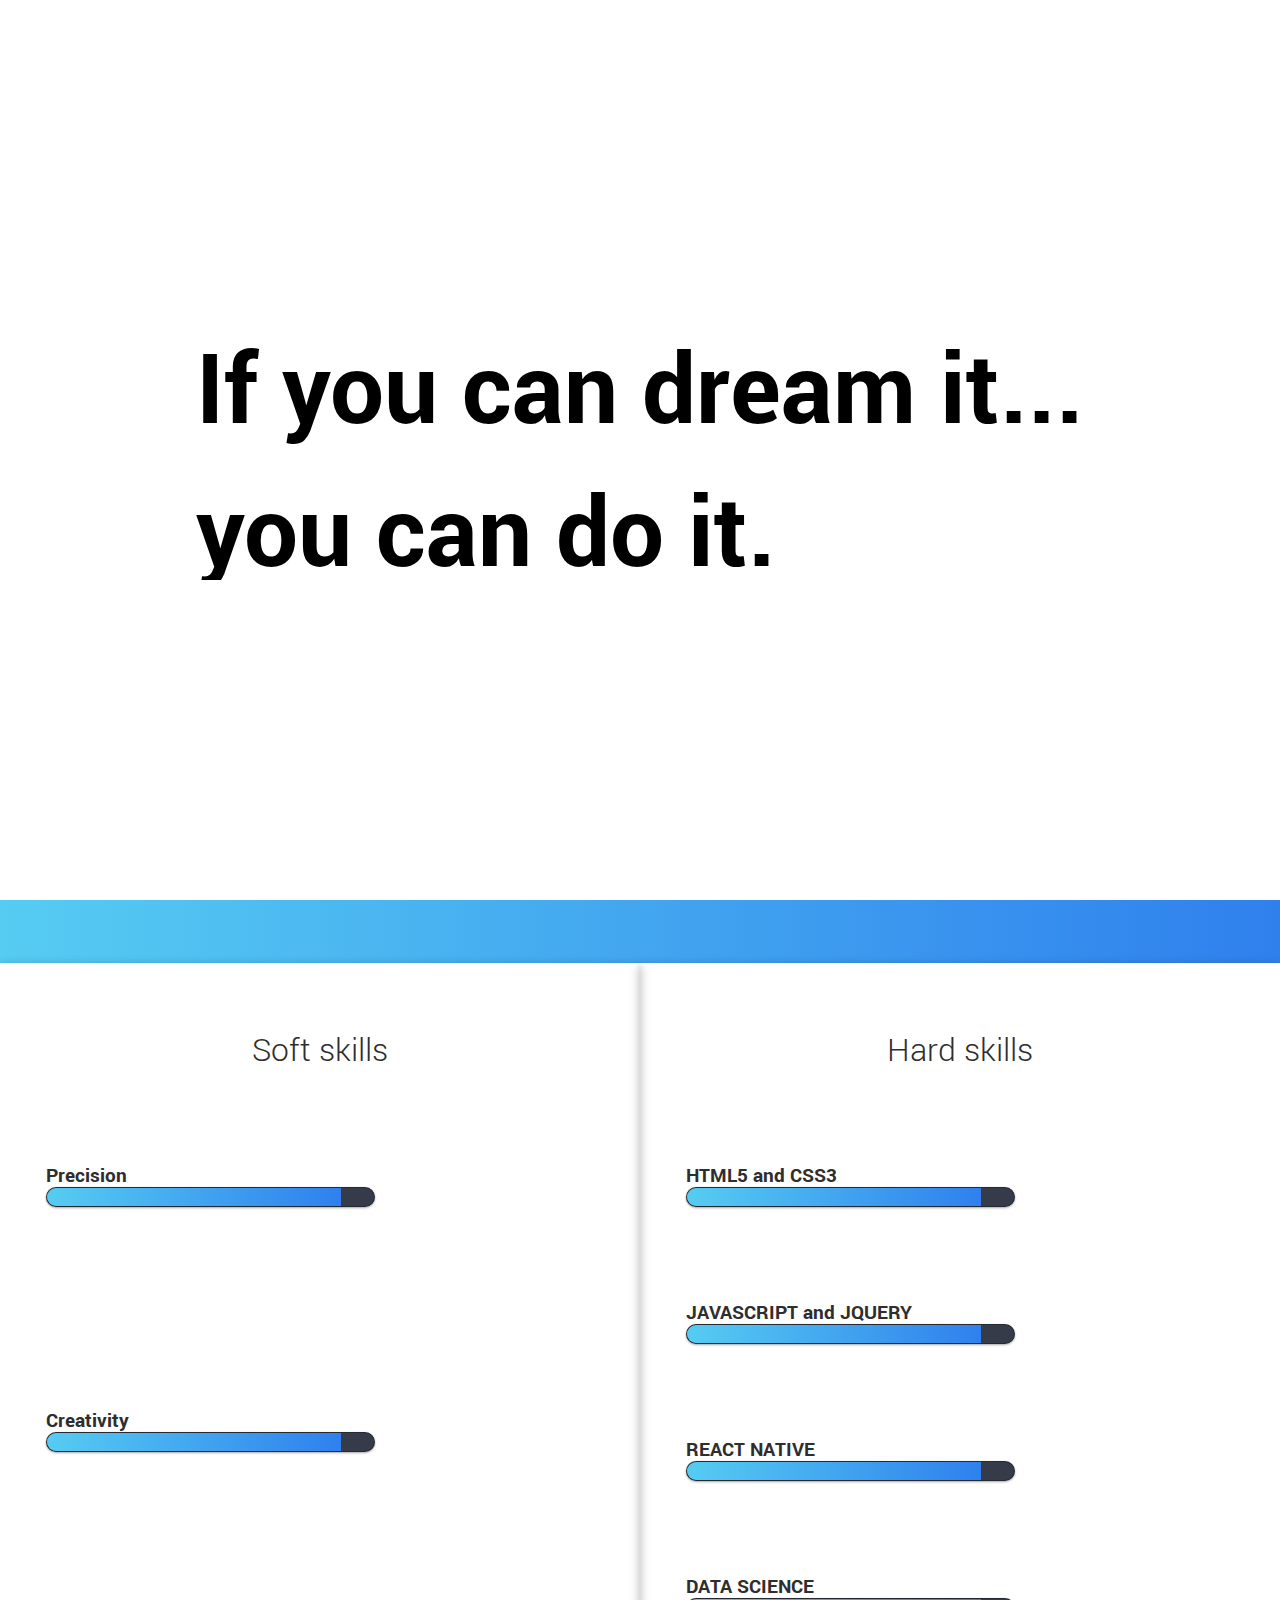
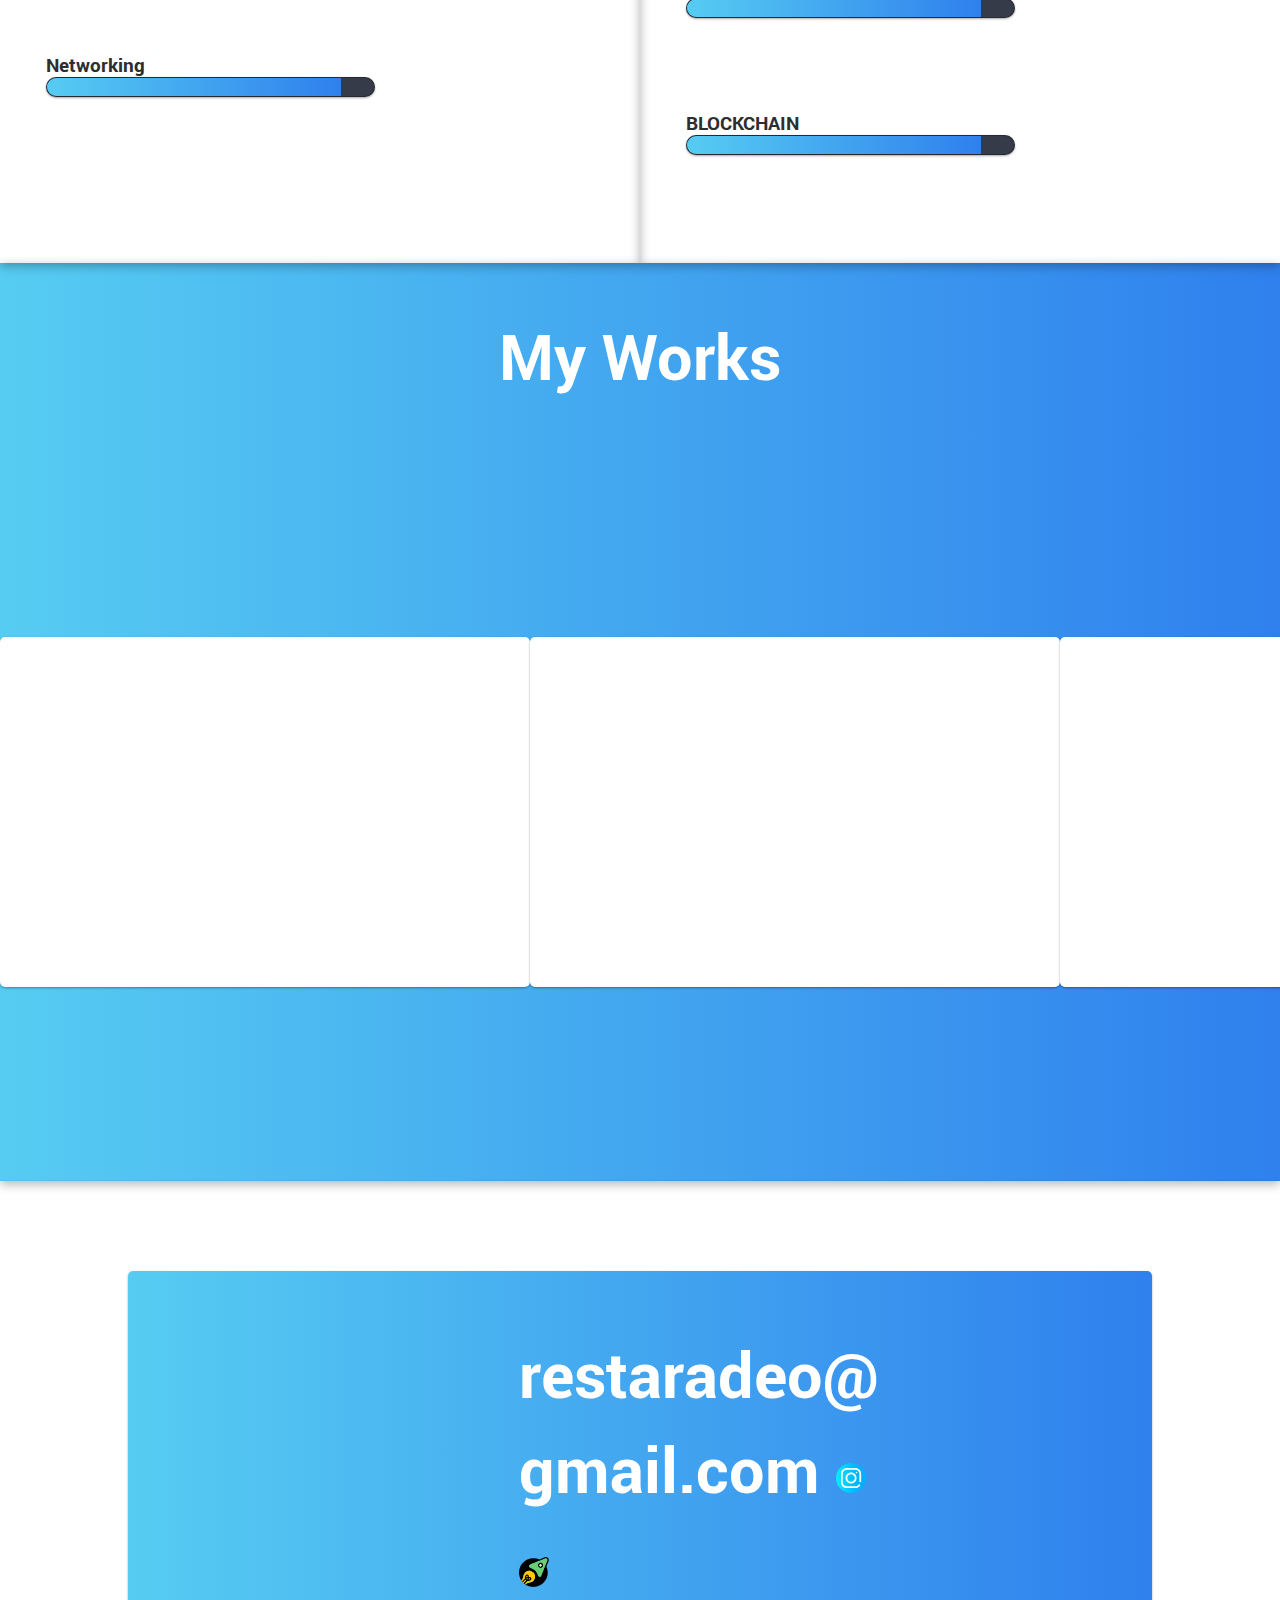
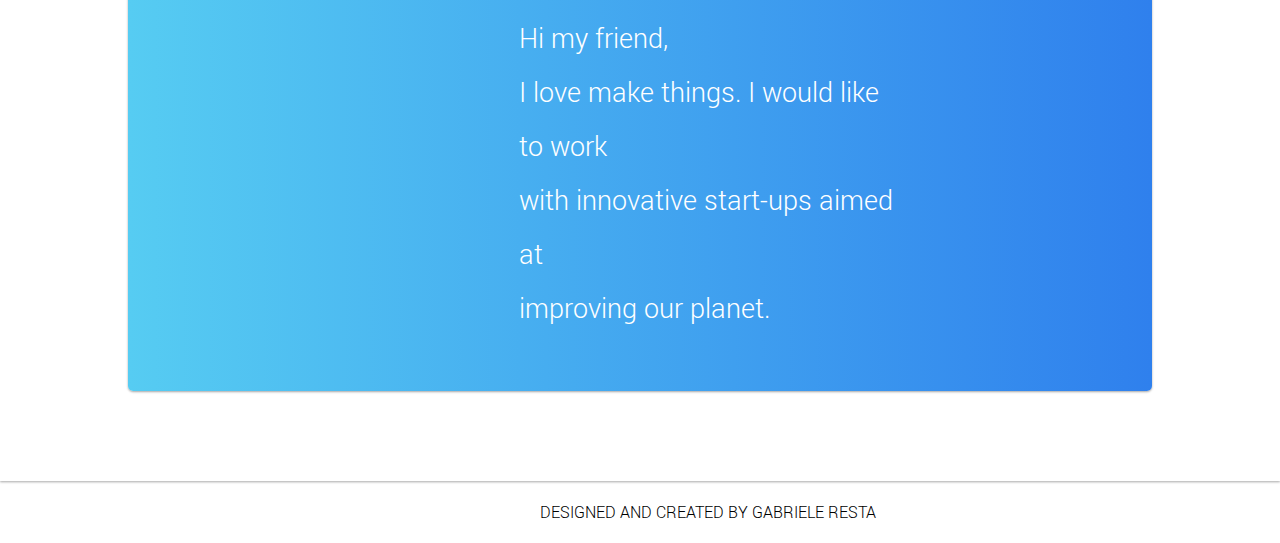
<file: Gabriele Resta-Html e Css/index.html>
<!DOCTYPE html>
<html lang="en">
  <head>
  <meta charset="utf-8">
    <meta name='viewport'
          content='width=device-width, initial-scale=1.0, maximum-scale=1.0'/>
    <title>Gabriele Resta</title>
    <link rel="stylesheet" href="styles.css">
  </head>
  <body>
    <header>
      <!--Navbar-->
        <nav class="navbar">
              <ul>
                <li><a  href="#me">ME</a></li>
                <li><a  href="#skills">SKILLS</a></li>
                <li><a  href="#works">WORKS</a></li>
                <li><a  href="#contact">CONTACT</a></li>
              </ul>
        </nav>
    </header>
   <!--Me-section-->
    <main>
     <div class="container">
      <section id=me class="section Me">
        <ul>
        <li>
        <div class="Me-img">
          <img src="images/foto-gabri-1.jpg" width="250em">
        </div></li>
        <li><div class="Me-text">
          <h1>Hi, I'm <br>
            <span
               class="txt-rotate"
               data-period="2000"
               data-rotate='[ " A Dreamer", "A Problem Solver", "Enterprising", " A Programmer", "Gabriele Resta" ]'></span>
          </h1>
        </div></li>
        </ul>
      </section>
   <!--Skills-->
      <section id=skills class="section My-Skills">
        <div class="section-skills-content">

          <!--Soft skills-->

          <div class="skill-section-layout">
              <div class="title-skill-container"><h1>Soft skills</h1></div>

            <div class="soft-skills">
              <li>
                <h3>Precision</h3><span class="bar"><span class="precision"></span></span>
              </li>

              <li>
                <h3>Creativity</h3><span class="bar"><span class="creativity"></span></span>
              </li>

              <li>
                <h3>Networking</h3><span class="bar"><span class="networking"></span></span>
              </li>
            </div>
          </div>

          <!--Hard skills-->

          <div class="skill-section-layout">
            <div class="title-skill-container"><h1>Hard skills</h1></div>

            <li>
              <h3>HTML5 and CSS3</h3><span class="bar"><span class="html"></span></span>
            </li>

            <li>
              <h3>JAVASCRIPT and JQUERY</h3><span class="bar"><span class="javascript"></span></span>
            </li>

            <li>
              <h3>REACT NATIVE</h3><span class="bar"><span class="react-native"></span></span>
            </li>

            <li>
              <h3>DATA SCIENCE</h3><span class="bar"><span class="data-science"></span></span>
            </li>

            <li>
              <h3>BLOCKCHAIN</h3><span class="bar"><span class="blockchain"></span></span>
            </li>

          </div>
        </div>
       </section>

    <!--My works section-->

      <section id=works class="section Works">
        <div class="My-works-content">
          <h1>My Works</h1>
          <div class="works-container">
          <div class="button-container">
            <div class="works-button-design">
              <h3><a href="web-typography/history.html">History of typography</a></h3>
            </div>
          </div>
            <div class="button-container">
            <div class="works-button-design">
              <h3><a href="responsive.html">Responsive Design</a></h3>
            </div>
          </div>
            <div class="button-container">
            <div class="works-button-design">
              <h3><a href="speaker-submission.html">Forms HTML</a></h3>
            </div>
          </div>
          </div>
        </div>
      </section>
      <section id=contact class="section Contact">
       <div class="contact-content">
        <div class="contact-text-container">
          <div class="contact-text">
          <h1><a href="mailto:restaradeo@gmail.com">restaradeo@<br>
              gmail.com</a> <a href="https://www.instagram.com/gabrielerestaa/?hl=it"><img src="images/instagram.svg" width="30vh"/></a>
                <a href="https://talent.start2impact.it/profile/gabriele-resta"><img src="images/start2impact.svg" width="30vh"/></a></h1>
          <p>Hi my friend,<br>
             I love make things. I would like to work<br> with
             innovative start-ups aimed at<br> improving our planet.</p>
          </div>
        </div>
      </div>
      </section>
    </main>
    <footer>
      <p>DESIGNED AND CREATED BY GABRIELE RESTA</p>
    </footer>
   <div class="intro">
      <div class="intro-text">
        <h1 class="hide">
         <span class="text">If you can dream it...</span>
       </h1>
       <h1 class="hide">
        <span class="text">you can do it.</span>
      </h1>
      </div>
    </div>
  <div class="slider"></div>
      <script src="https://cdnjs.cloudflare.com/ajax/libs/gsap/3.5.1/gsap.min.js"></script>
    <script src="app.js"></script>
  </body>
</html>
</file>
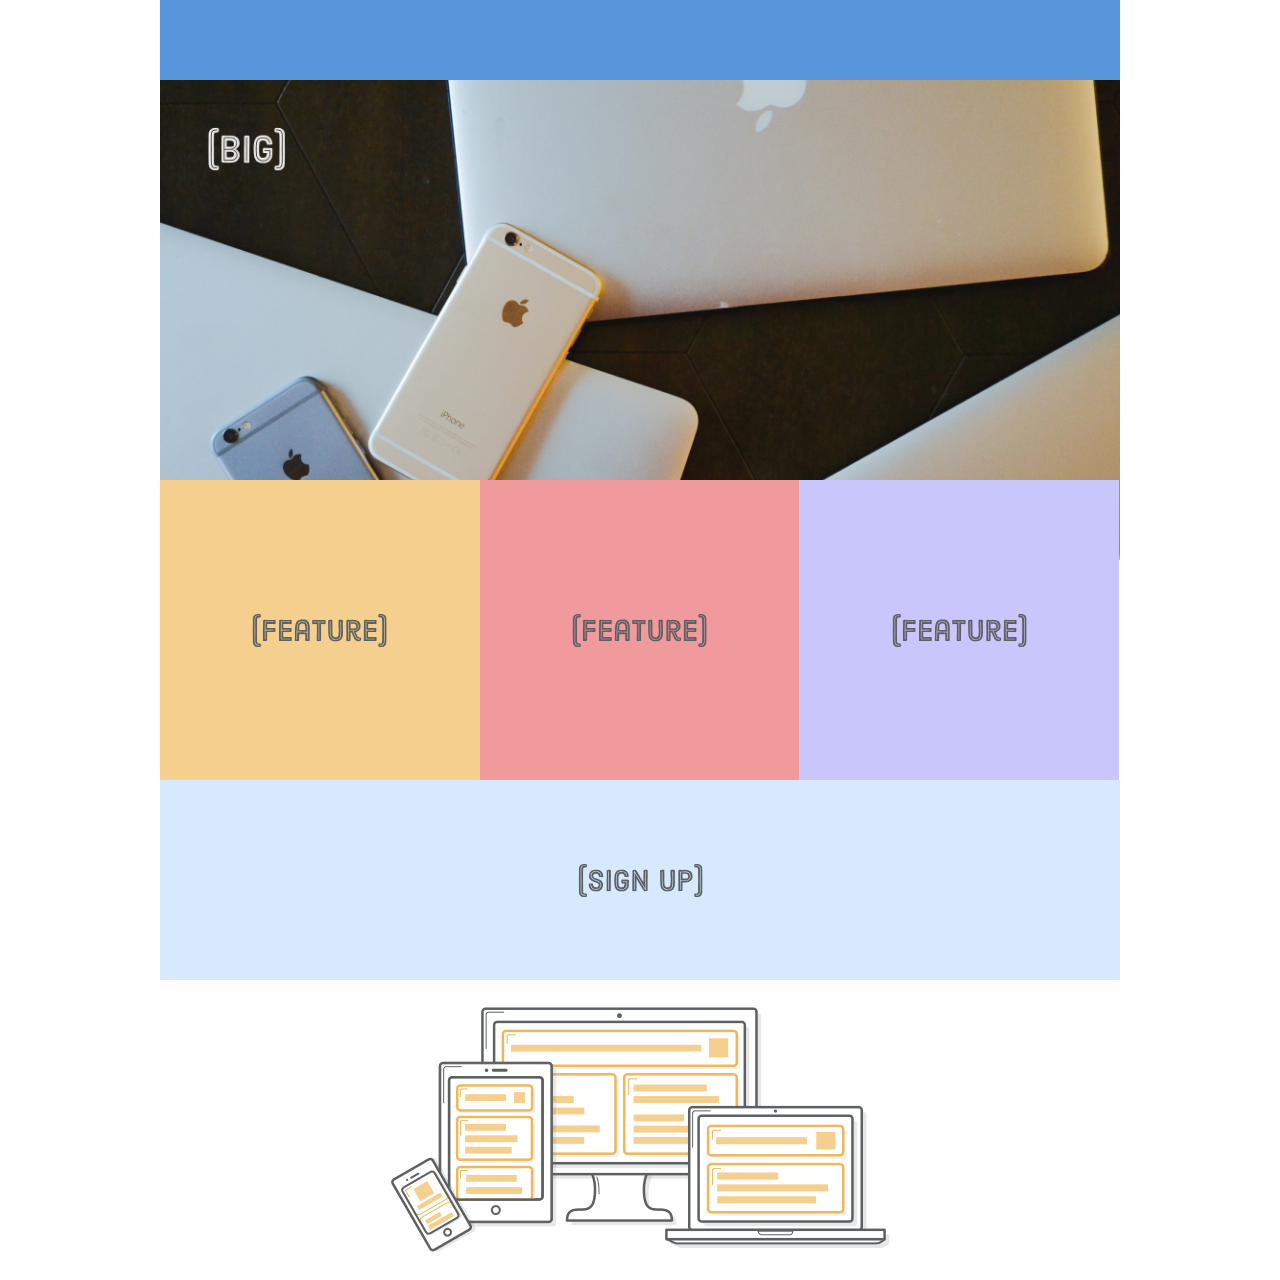
<file: Gabriele Resta-Html e Css/responsive.html>
<!DOCTYPE html>
<html lang="en">
 <head>
   <meta charset="utf-8">
   <meta name="viewport"
         content="width=device-width, initial-scale=1.0, maximum-scale=1.0"/>
   <title>Responsive Design</title>
   <link rel="stylesheet" href="responsive.css">
 </head>
 <body>
   <div class="page">
     <div class="section menu"></div>
     <div class="section header">
       <div class="photo">
         <picture>
           <source media="(min-width: 401px)"
                   srcset="images/photo-big.jpg"/>
           <source media="(max-width: 400px)"
                   srcset="images/photo-tall.jpg"/>
         <img src="images/photo-small.jpg"/>
       </picture>
      </div>
    </div>
    <div class="section content">
       <div class="illustration">
         <img src="images/illustration-small.png"
              srcset="images/illustration-small.png 1x,
                      images/illustration-big.png 2x"
              style="max-width: 500px"/>
       </div>
    </div>
    <div class="section sign-up">
      <img src="images/sign-up.svg"/>
    </div>
    <div class="section feature-1">
      <img src='images/feature.svg'/>
  </div>
  <div class='section feature-2'>
    <img src='images/feature.svg'/>
  </div>
  <div class='section feature-3'>
    <img src='images/feature.svg'/>
  </div>
 </div>
 </body>
</html>
</file>
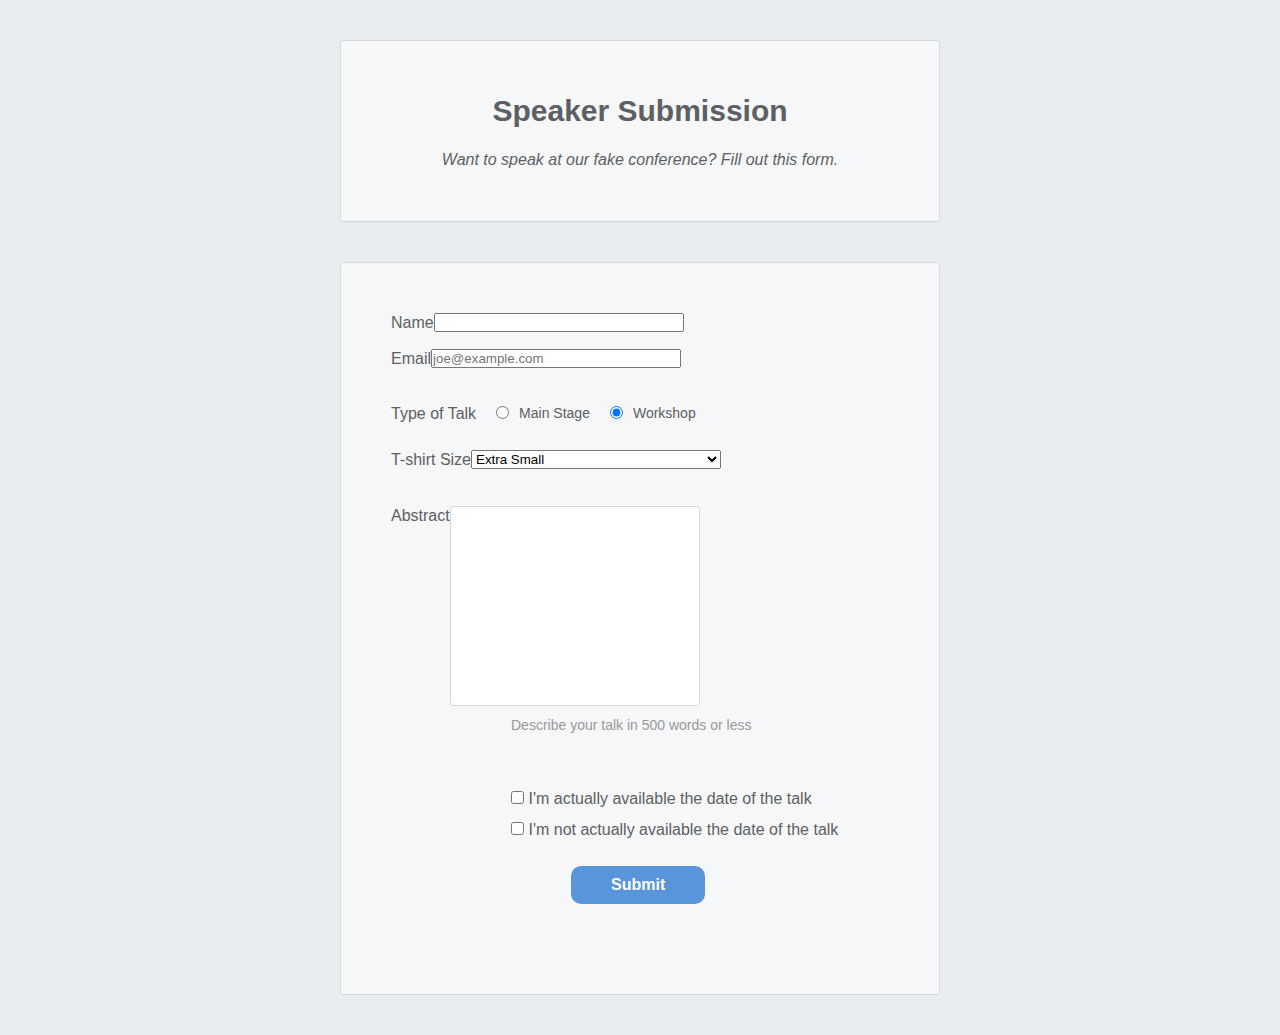
<file: Gabriele Resta-Html e Css/speaker-submission.html>
<!DOCTYPE html>
<html lang="en">
<head>
  <meta charset="utf-8"/>
  <title>Speaker Submission</title>
  <meta name="viewport"
        content="width=device-width, initial-scale=1.0, maximum-scale=1.0"/>
  <link rel="stylesheet" href="forms.css"/>
</head>
<body>
  <header class="speaker-form-header">
    <h1>Speaker Submission</h1>
    <p><em>Want to speak at our fake conference? Fill out
           this form.</em></p>
  </header>

  <form action='' method='get' class='speaker-form'>
    <div class='form-row'>
      <label for='full-name'>Name</label>
      <input id='full-name' name='full-name' type='text'/>

      <div class='form-row'>
      <label for='email'>Email</label>
      <input id='email'
             name='email'
             type='email'
             placeholder='joe@example.com'/>
     </div>

     <fieldset class='legacy-form-row'>
      <legend>Type of Talk</legend>
        <input id='talk-type-1'
               name='talk-type'
               type='radio'
               value='main-stage' />
        <label for='talk-type-1' class='radio-label'>Main Stage</label>
        <input id='talk-type-2'
               name='talk-type'
               type='radio'
               value='workshop'
               checked />
        <label for='talk-type-2' class='radio-label'>Workshop</label>
     </fieldset>
     <div class='form-row'>
        <label for='t-shirt'>T-shirt Size</label>
        <select id='t-shirt' name='t-shirt'>
               <option value='xs'>Extra Small</option>
               <option value='s'>Small</option>
               <option value='m'>Medium</option>
               <option value='l'>Large</option>
       </select>
    </div>
    <div class='form-row'>
      <label for='abstract'>Abstract</label>
      <textarea id='abstract' name='abstract'></textarea>
      <div class='instructions'>Describe your talk in 500 words or less</div>
    </div>
    <div class='form-row'>
      <label class='checkbox-label' for='available'>
      <input id='available'
             name='available'
             type='checkbox'
             value='is-available'/>
      <span>I'm actually available the date of the talk</span>
    </label>
    <label class='checkbox-label' for='available-2'>
    <input id='available-2'
           name='available'
           type='checkbox'
           value='not-available'/>
    <span>I'm not actually available the date of the talk</span>
  </div>
  <div class='form-row'>
    <button>Submit</button>
    </div
  </form>
</body>
</html>
</file>
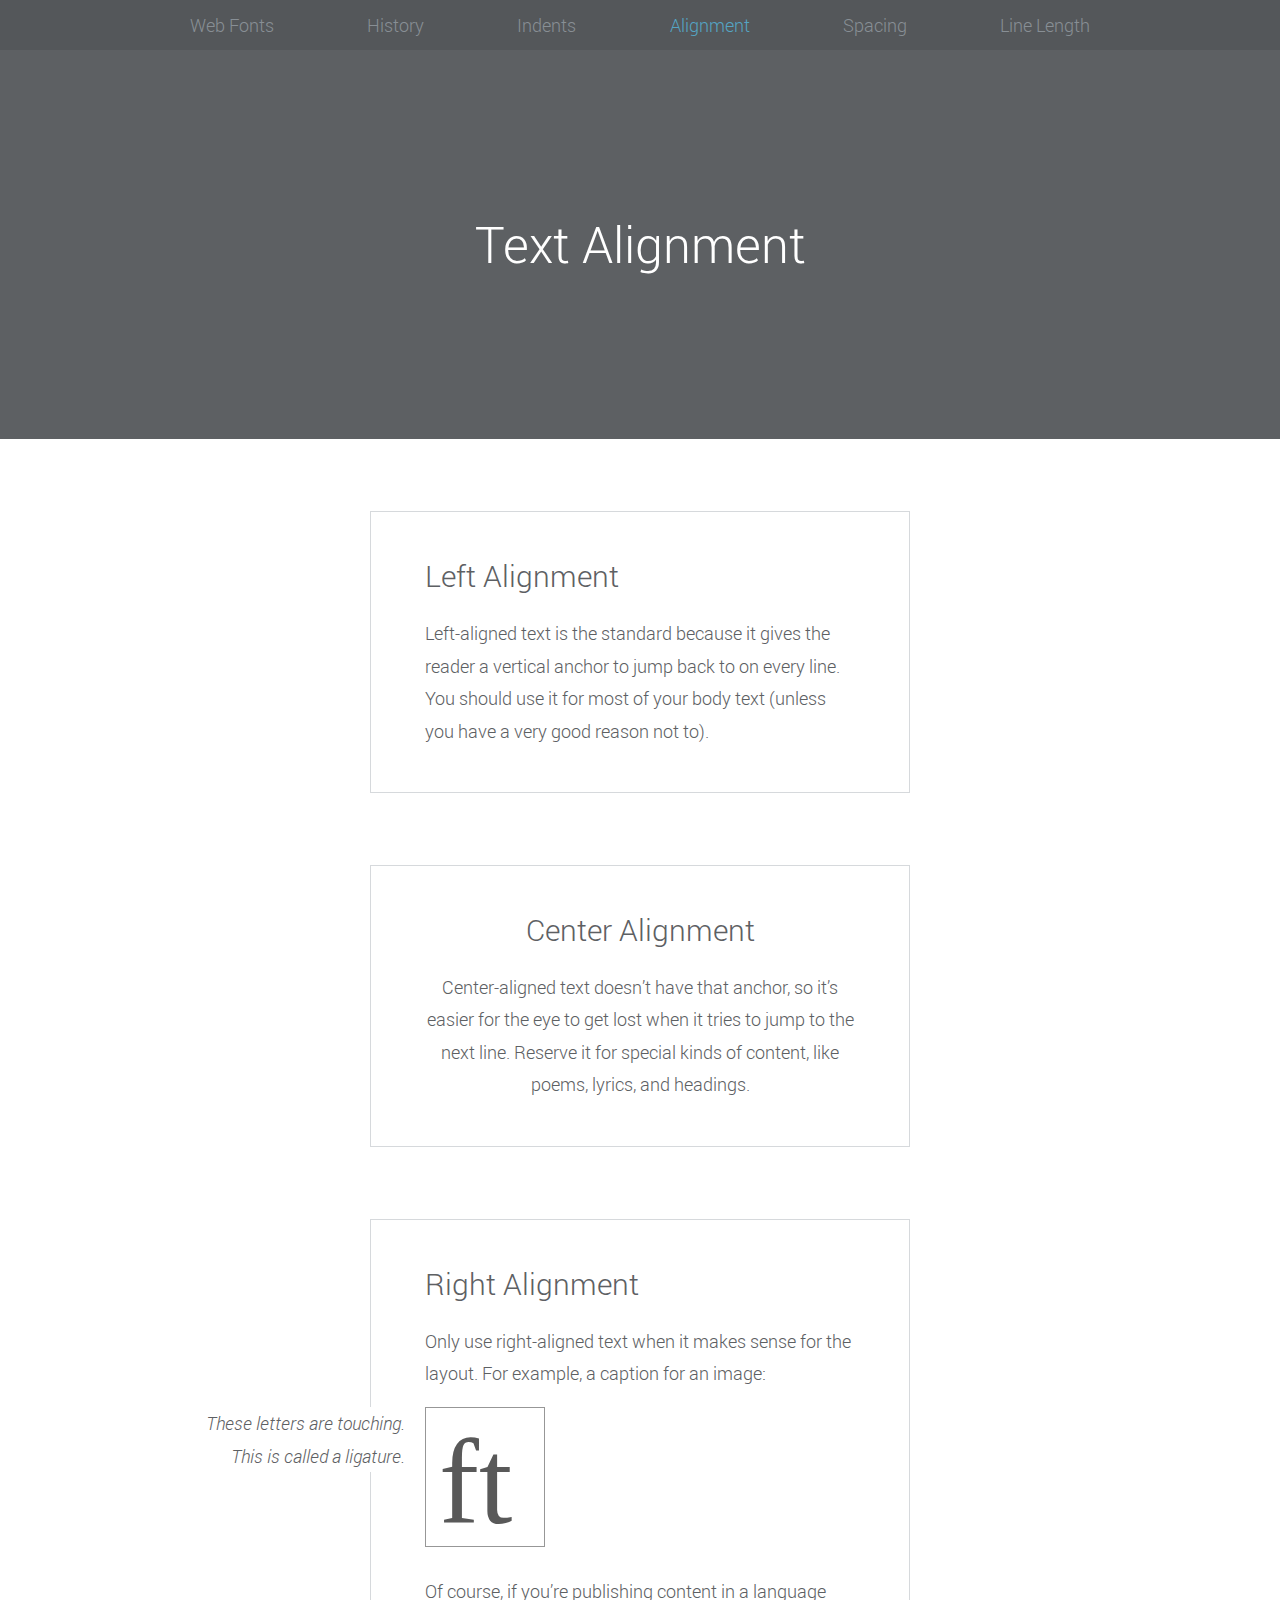
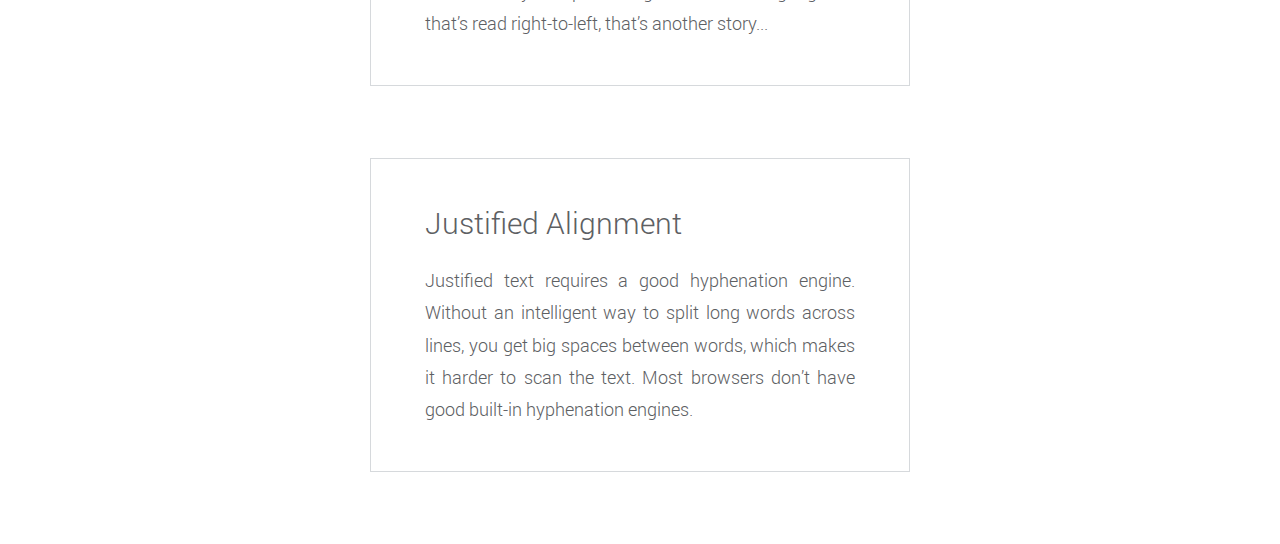
<file: Gabriele Resta-Html e Css/web-typography/alignment.html>
<!DOCTYPE html>
<html lang='en'>
<head>
  <meta charset='UTF-8'/>
  <title>Text Alignment</title>
  <link rel='stylesheet' href='typo.css'/>
  <meta name='viewport'
        content='width=device-width, initial-scale=1.0, maximum-scale=1.0'/>
  <style>
  .left{
    text-align: left;
  }
  .center{
    text-align: center;
  }

  figcaption{
    display: none;
  }

  .justify{
    text-align: justify;
  }

  @media only screen and (min-width: 900px){
    figure{
      position: relative;
    }

    figcaption{
      display: block;

      font-style: italic;
      text-align: right;
      background-color: #FFFFFF;

      position: absolute;
      left: -220px;
      width: 200px;
    }
  }
  </style>
</head>
<body>

<header>
  <nav>
    <ul>
      <li><a href='web-fonts.html'>Web Fonts</a></li>
      <li><a href='history.html'>History</a></li>
      <li><a href='indents.html'>Indents</a></li>
      <li class='selected'>Alignment</li>
      <li><a href='spacing.html'>Spacing</a></li>
      <li><a href='line-length.html'>Line Length</a></li>
    </ul>
  </nav>
  <div class='hero'>
    <h1>Text Alignment</h1>
  </div>
</header>

<div class='page'>

  <section class='section section--gray left'>
    <h2>Left Alignment</h2>

    <p>Left-aligned text is the standard because it gives the reader a vertical
    anchor to jump back to on every line. You should use it for most of your body
    text (unless you have a very good reason not to).</p>

  </section>

  <section class='section section--gray center'>
    <h2>Center Alignment</h2>

    <p>Center-aligned text doesn’t have that anchor, so it’s easier for the eye
    to get lost when it tries to jump to the next line. Reserve it for special
    kinds of content, like poems, lyrics, and headings.</p>

  </section>

  <section class='section section--gray'>
    <h2>Right Alignment</h2>

    <p>Only use right-aligned text when it makes sense for the layout. For
    example, a caption for an image:</p>

    <figure>
      <figcaption>These letters are touching. This is called a
      ligature.</figcaption>
      <img src='ligature.svg'/>
    </figure>

    <p>Of course, if you’re publishing content in a language that’s read
    right-to-left, that’s another story...</p>

  </section>

  <section class='section section--gray justify'>

    <h2>Justified Alignment</h2>

    <p>Justified text requires a good hyphenation engine. Without an intelligent
    way to split long words across lines, you get big spaces between words, which
    makes it harder to scan the text. Most browsers don’t have good built-in
    hyphenation engines.</p>

  </section>

</div>

</body>
</html>
</file>
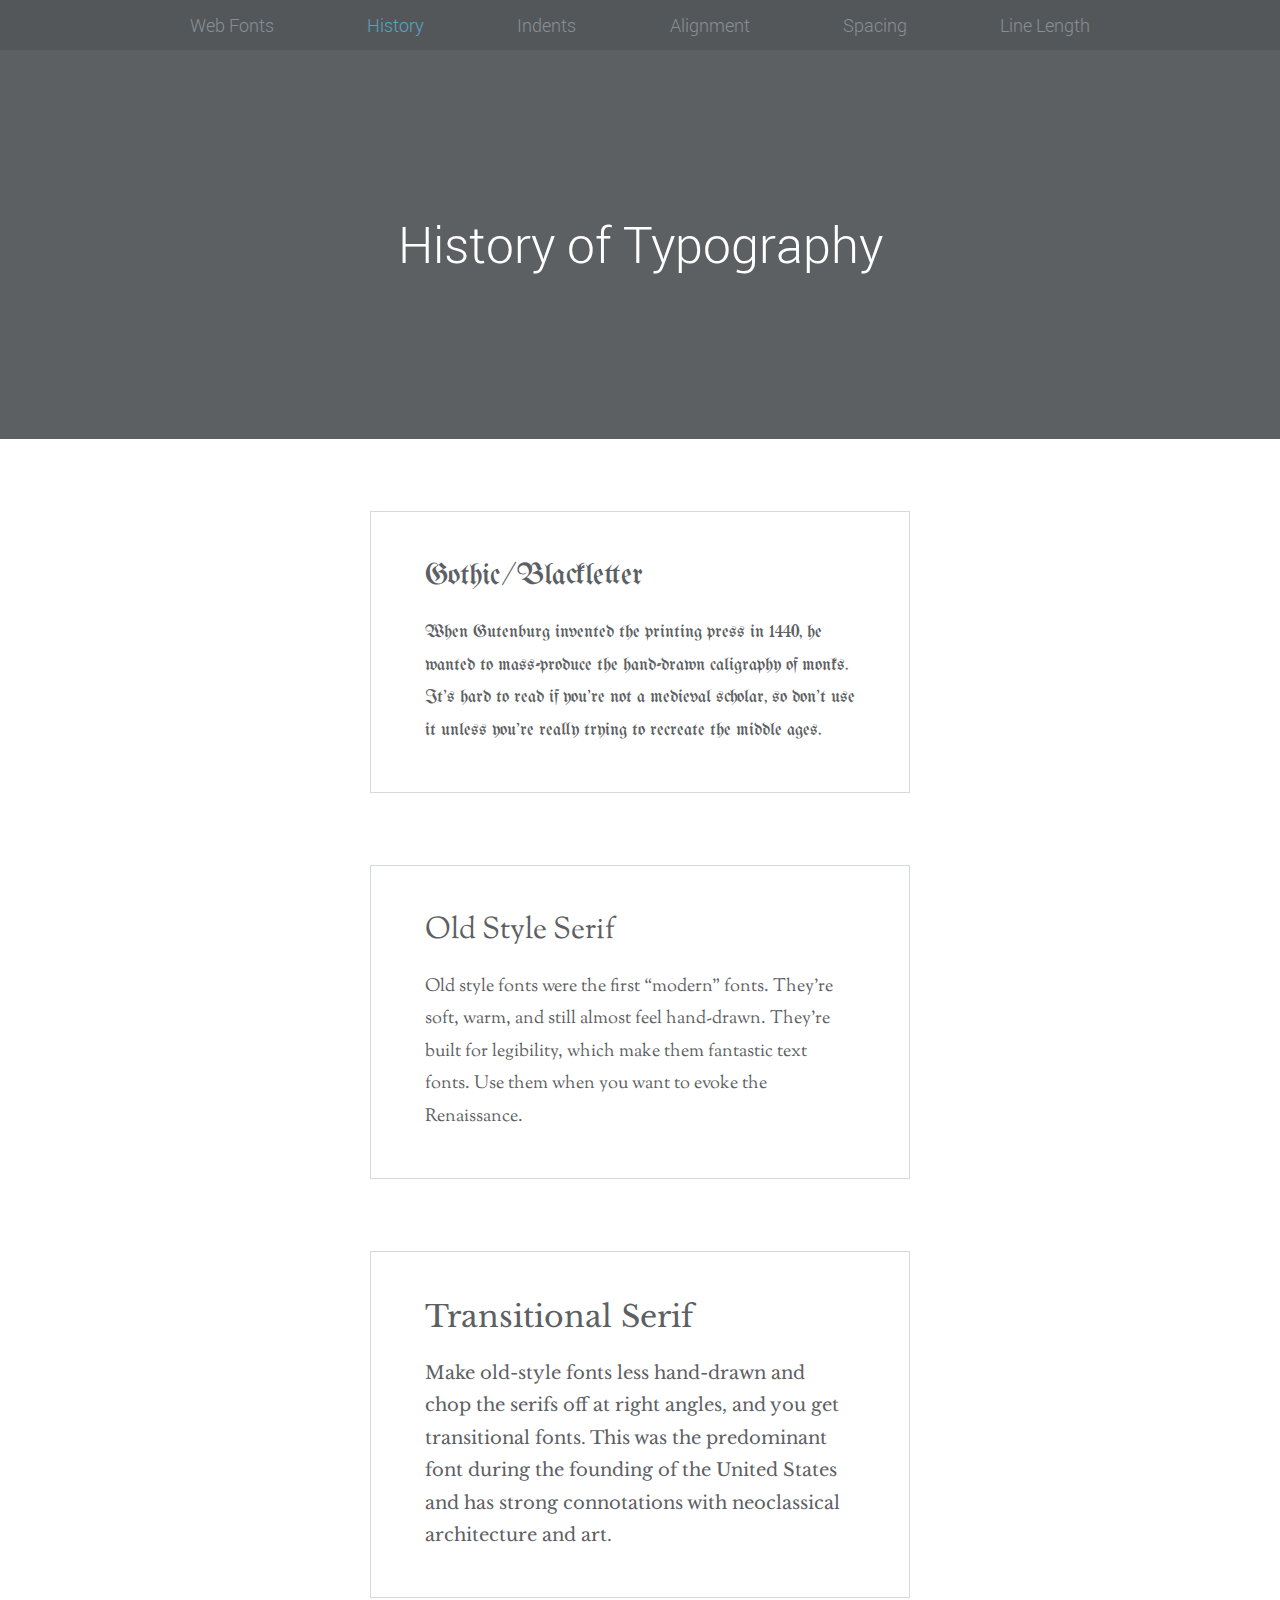
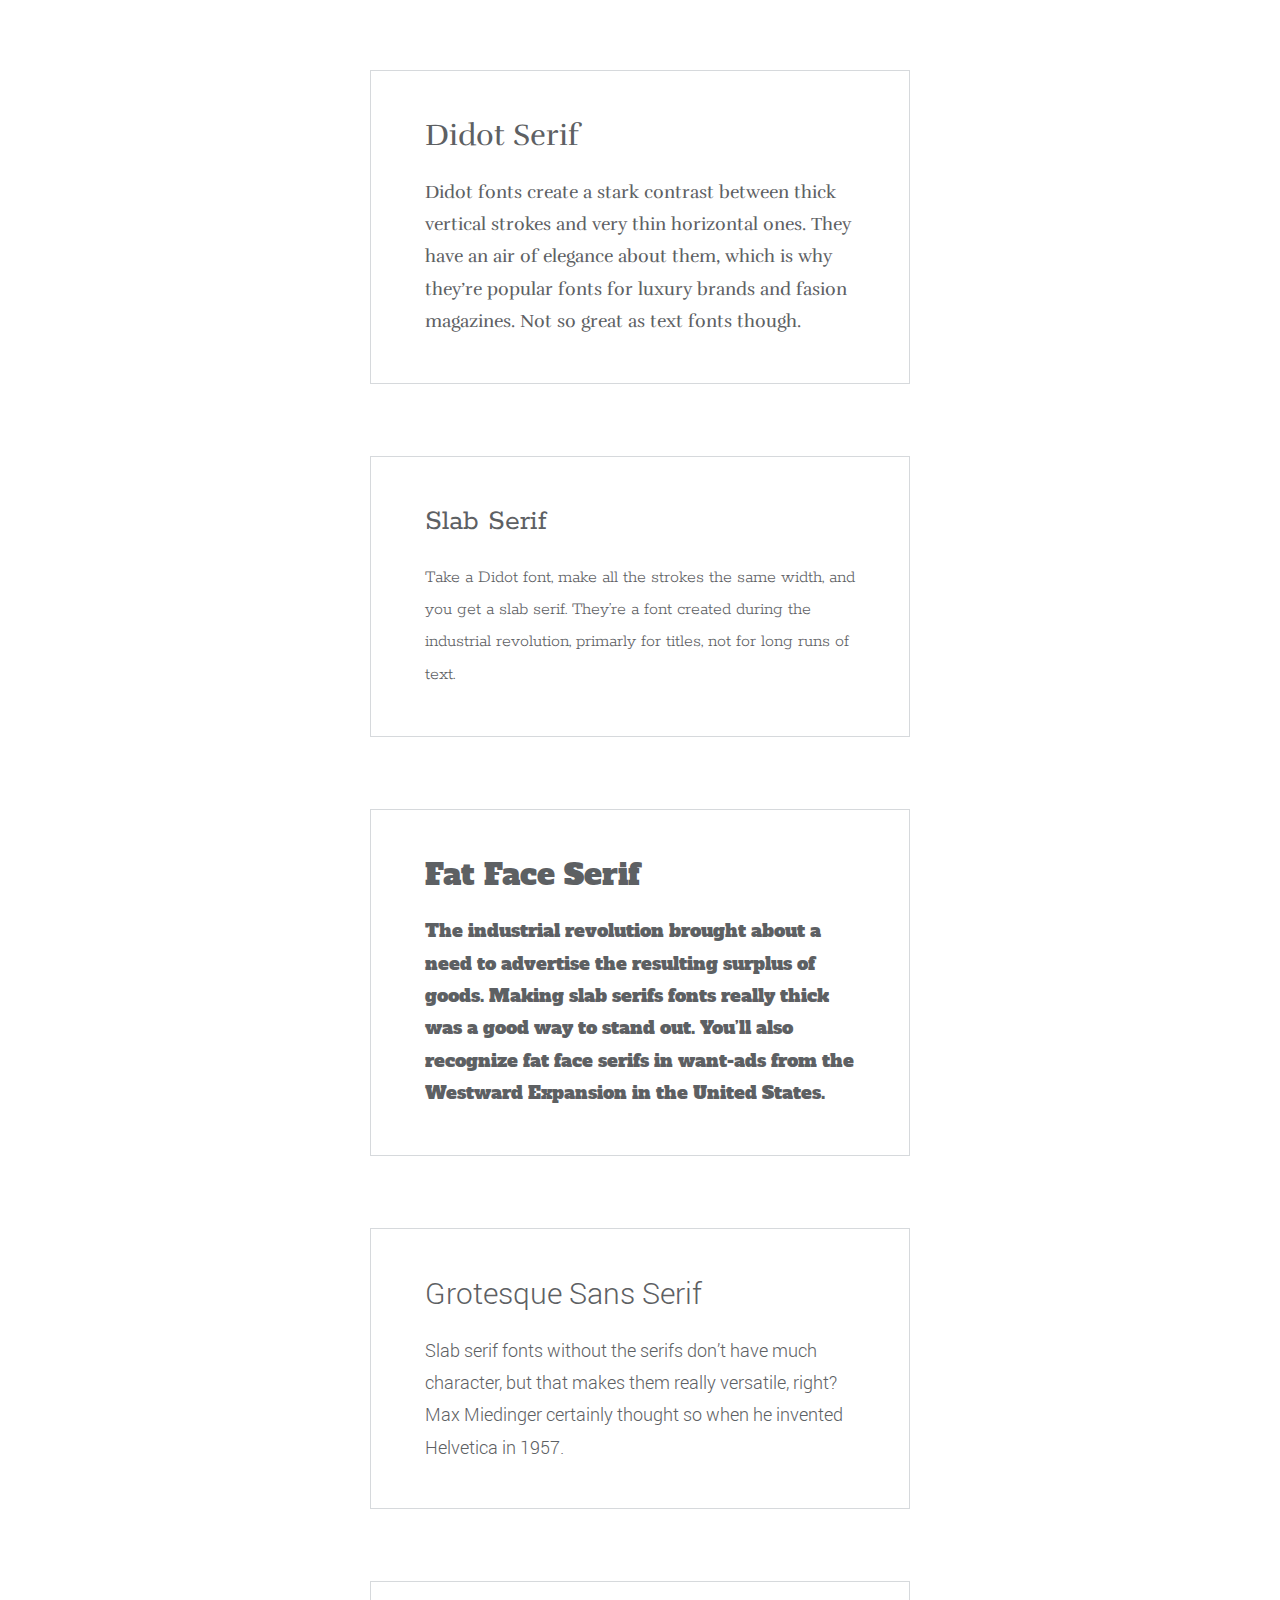
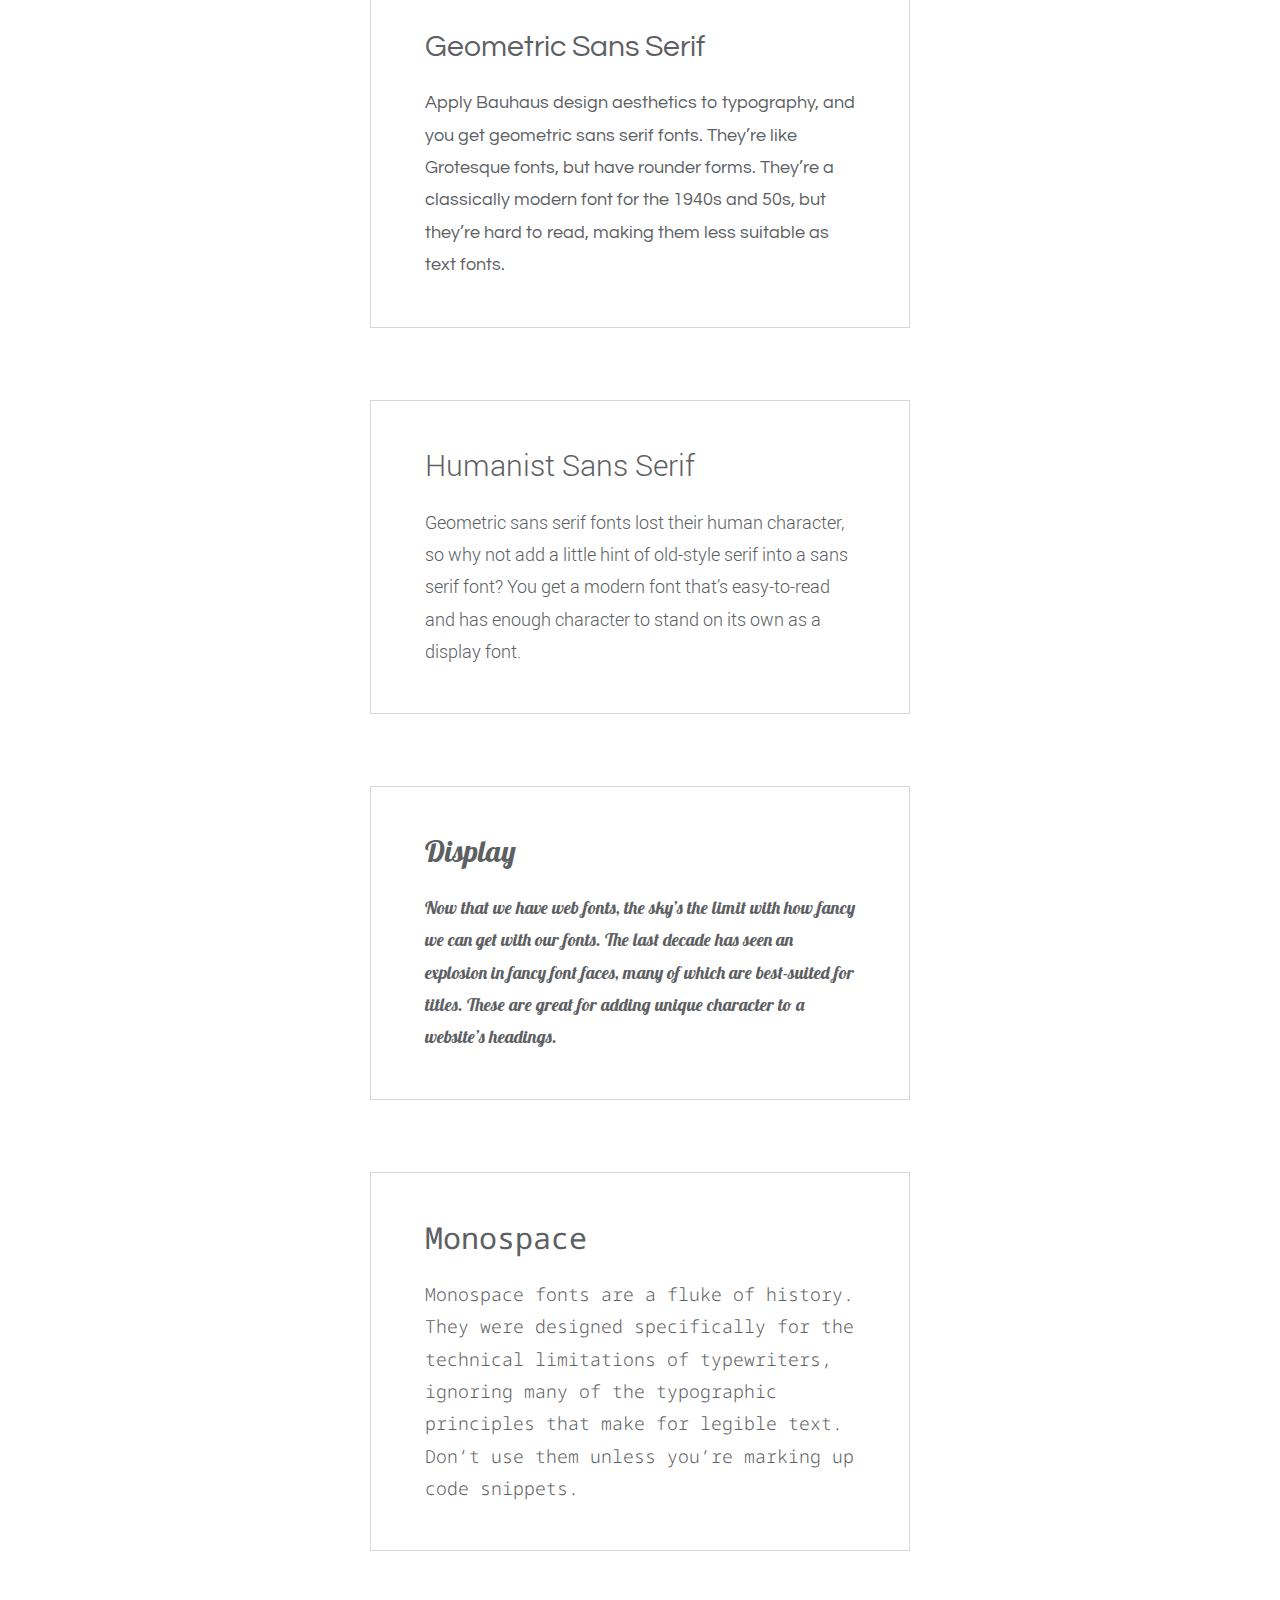
<file: Gabriele Resta-Html e Css/web-typography/history.html>
<!DOCTYPE html>
<html lang='en'>
<head>
  <meta charset='UTF-8'/>
  <title>History of Typography</title>
  <link href="https://fonts.googleapis.com/css?family=Alfa+Slab+One|Droid+Sans+Mono|Lato|Libre+Baskerville|Lobster|Questrial|Rokkitt|Rufina|Sorts+Mill+Goudy|UnifrakturMaguntia" rel="stylesheet">
  <link rel='stylesheet' href='typo.css'/>
  <meta name='viewport'
        content='width=device-width, initial-scale=1.0, maximum-scale=1.0'/>
  <style>
  .blackletter {
    font-family: 'UnifrakturMaguntia', cursive;
  }

  .old-style{
    font-family: 'Sorts Mill Goudy', serif;
  }

  .transitional{
    font-family: 'Libre Baskerville', serif;
  }

  .didot {
  font-family: 'Rufina', serif;
}
.slab {
  font-family: 'Rokkitt', serif;
}
.fat-face {
  font-family: 'Alfa Slab One', cursive;
}
.grotesque {
  font-family: 'Roboto', sans-serif;
}
.geometric {
  font-family: 'Questrial', sans-serif;
}
.humanist {
  font-family: 'Lato', sans-serif;
}
.display {
  font-family: 'Lobster', cursive;
}
.monospace {
  font-family: 'Droid Sans Mono', monospace;
}
</style>
</head>
<body>

  <header>
    <nav>
      <ul>
        <li><a href='web-fonts.html'>Web Fonts</a></li>
        <li class='selected'>History</li>
        <li><a href='indents.html'>Indents</a></li>
        <li><a href='alignment.html'>Alignment</a></li>
        <li><a href='spacing.html'>Spacing</a></li>
        <li><a href='line-length.html'>Line Length</a></li>
      </ul>
    </nav>
    <div class='hero'>
      <h1>History of Typography</h1>
    </div>
  </header>

  <div class='page'>

    <section class='section section--gray blackletter'>
      <h2>Gothic/Blackletter</h2>

      <p>When Gutenburg invented the printing press in 1440, he wanted to
      mass-produce the hand-drawn caligraphy of monks. It’s hard to read if
      you’re not a medieval scholar, so don’t use it unless you’re really trying
      to recreate the middle ages.</p>

    </section>

    <section class='section section--gray old-style'>
      <h2>Old Style Serif</h2>

      <p>Old style fonts were the first “modern” fonts. They’re soft, warm, and
      still almost feel hand-drawn. They’re built for legibility, which make them
      fantastic text fonts. Use them when you want to evoke the Renaissance.</p>
    </section>

    <section class='section section--gray transitional'>
      <h2>Transitional Serif</h2>

      <p>Make old-style fonts less hand-drawn and chop the serifs off at right
      angles, and you get transitional fonts. This was the predominant font
      during the founding of the United States and has strong connotations with
      neoclassical architecture and art.</p>
    </section>


    <section class='section section--gray didot'>
      <h2>Didot Serif</h2>

      <p>Didot fonts create a stark contrast between thick vertical strokes and
      very thin horizontal ones. They have an air of elegance about them, which
      is why they’re popular fonts for luxury brands and fasion magazines. Not so
      great as text fonts though.</p>
    </section>


    <section class='section section--gray slab'>
      <h2>Slab Serif</h2>

      <p>Take a Didot font, make all the strokes the same width, and you get a
      slab serif. They’re a font created during the industrial revolution,
      primarly for titles, not for long runs of text.</p>
    </section>


    <section class='section section--gray fat-face'>
      <h2>Fat Face Serif</h2>

      <p>The industrial revolution brought about a need to advertise the
      resulting surplus of goods. Making slab serifs fonts really thick was a
      good way to stand out. You’ll also recognize fat face serifs in want-ads
      from the Westward Expansion in the United States.</p>

    </section>

    <section class='section section--gray grotesque'>
      <h2>Grotesque Sans Serif</h2>

      <p>Slab serif fonts without the serifs don’t have much character, but that
      makes them really versatile, right? Max Miedinger certainly thought so when
      he invented Helvetica in 1957.</p>

    </section>

    <section class='section section--gray geometric'>
      <h2>Geometric Sans Serif</h2>

      <p>Apply Bauhaus design aesthetics to typography, and you get geometric
      sans serif fonts. They’re like Grotesque fonts, but have rounder forms.
      They’re a classically modern font for the 1940s and 50s, but they’re hard
      to read, making them less suitable as text fonts.</p>

    </section>

    <section class='section section--gray humansit'>
      <h2>Humanist Sans Serif</h2>

      <p>Geometric sans serif fonts lost their human character, so why not add a
      little hint of old-style serif into a sans serif font? You get a modern
      font that’s easy-to-read and has enough character to stand on its own as a
      display font.</p>

    </section>

    <section class='section section--gray display'>
      <h2>Display</h2>

      <p>Now that we have web fonts, the sky’s the limit with how fancy we can
      get with our fonts. The last decade has seen an explosion in fancy font
      faces, many of which are best-suited for titles. These are great for adding
      unique character to a website’s headings.</p>

    </section>

    <section class='section section--gray monospace'>
      <h2>Monospace</h2>

      <p>Monospace fonts are a fluke of history. They were designed specifically
      for the technical limitations of typewriters, ignoring many of the
      typographic principles that make for legible text. Don’t use them unless
      you’re marking up code snippets.</p>

    </section>

  </div>

</body>
</html>
</file>
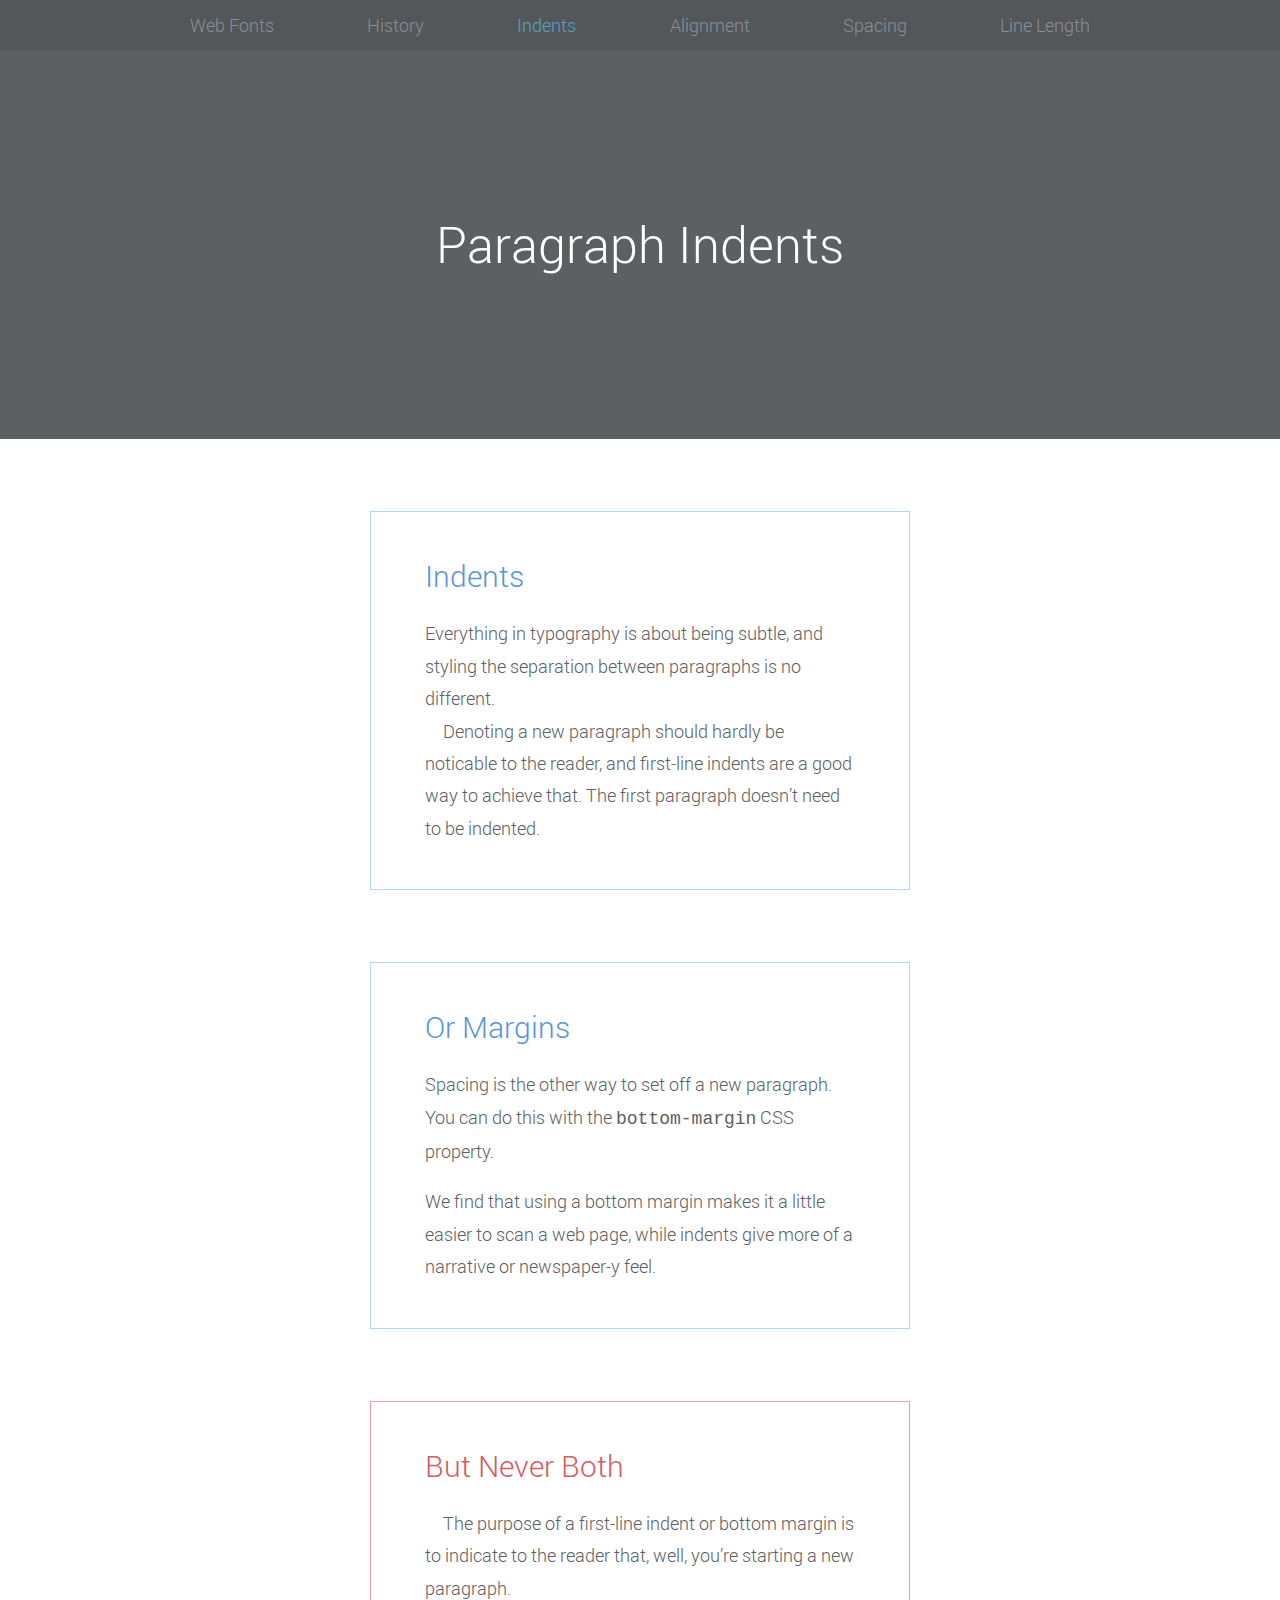
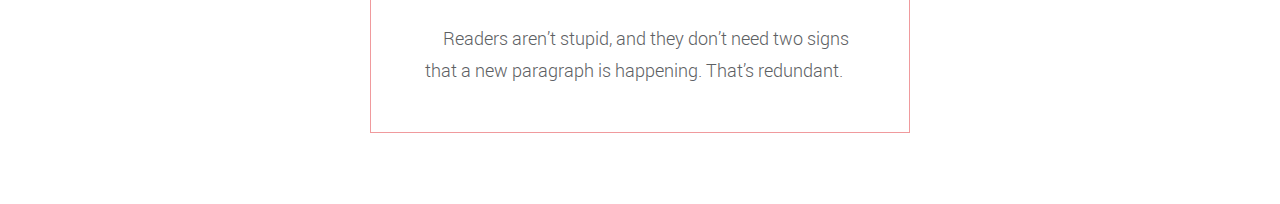
<file: Gabriele Resta-Html e Css/web-typography/indents.html>
<!DOCTYPE html>
<html lang='en'>
<head>
  <meta charset='UTF-8'/>
  <title>Paragraph Indents</title>
  <link rel='stylesheet' href='typo.css'/>
  <meta name='viewport'
        content='width=device-width, initial-scale=1.0, maximum-scale=1.0'/>
  <style>
   .paragraph-indent p{
     text-indent: 1em;
     margin-bottom: 0;
   }

   .paragraph-indent p:first-of-type{
     text-indent: 0;
   }

   .never-both p {
   text-indent: 1em;
   margin-bottom: 1em;
   }
  </style>
</head>
<body>

  <header>
    <nav>
      <ul>
        <li><a href='web-fonts.html'>Web Fonts</a></li>
        <li><a href='history.html'>History</a></li>
        <li class='selected'>Indents</li>
        <li><a href='alignment.html'>Alignment</a></li>
        <li><a href='spacing.html'>Spacing</a></li>
        <li><a href='line-length.html'>Line Length</a></li>
      </ul>
    </nav>
    <div class='hero'>
      <h1>Paragraph Indents</h1>
    </div>
  </header>

  <div class='page'>

    <section class='section section--blue paragraph-indent'>
      <h2>Indents</h2>

      <p>Everything in typography is about being subtle, and styling the separation
      between paragraphs is no different.</p>

	  <p>Denoting a new paragraph should hardly be noticable to the reader, and
	  first-line indents are a good way to achieve that. The first paragraph
	  doesn’t need to be indented.</p>

    </section>

    <section class='section section--blue'>
      <h2>Or Margins</h2>

      <p>Spacing is the other way to set off a new paragraph. You can do this with
      the <code>bottom-margin</code> CSS property.</p>

      <p>We find that using a bottom margin makes it a little easier to scan a web
      page, while indents give more of a narrative or newspaper-y feel.</p>
    </section>

    <section class='section section--red never-both'>
      <h2>But Never Both</h2>

      <p>The purpose of a first-line indent or bottom margin is to indicate to the
      reader that, well, you’re starting a new paragraph.</p>

      <p>Readers aren’t stupid, and they don’t need two signs that a new paragraph is happening. That’s redundant.</p>

    </section>

  </div>

</body>
</html>
</file>
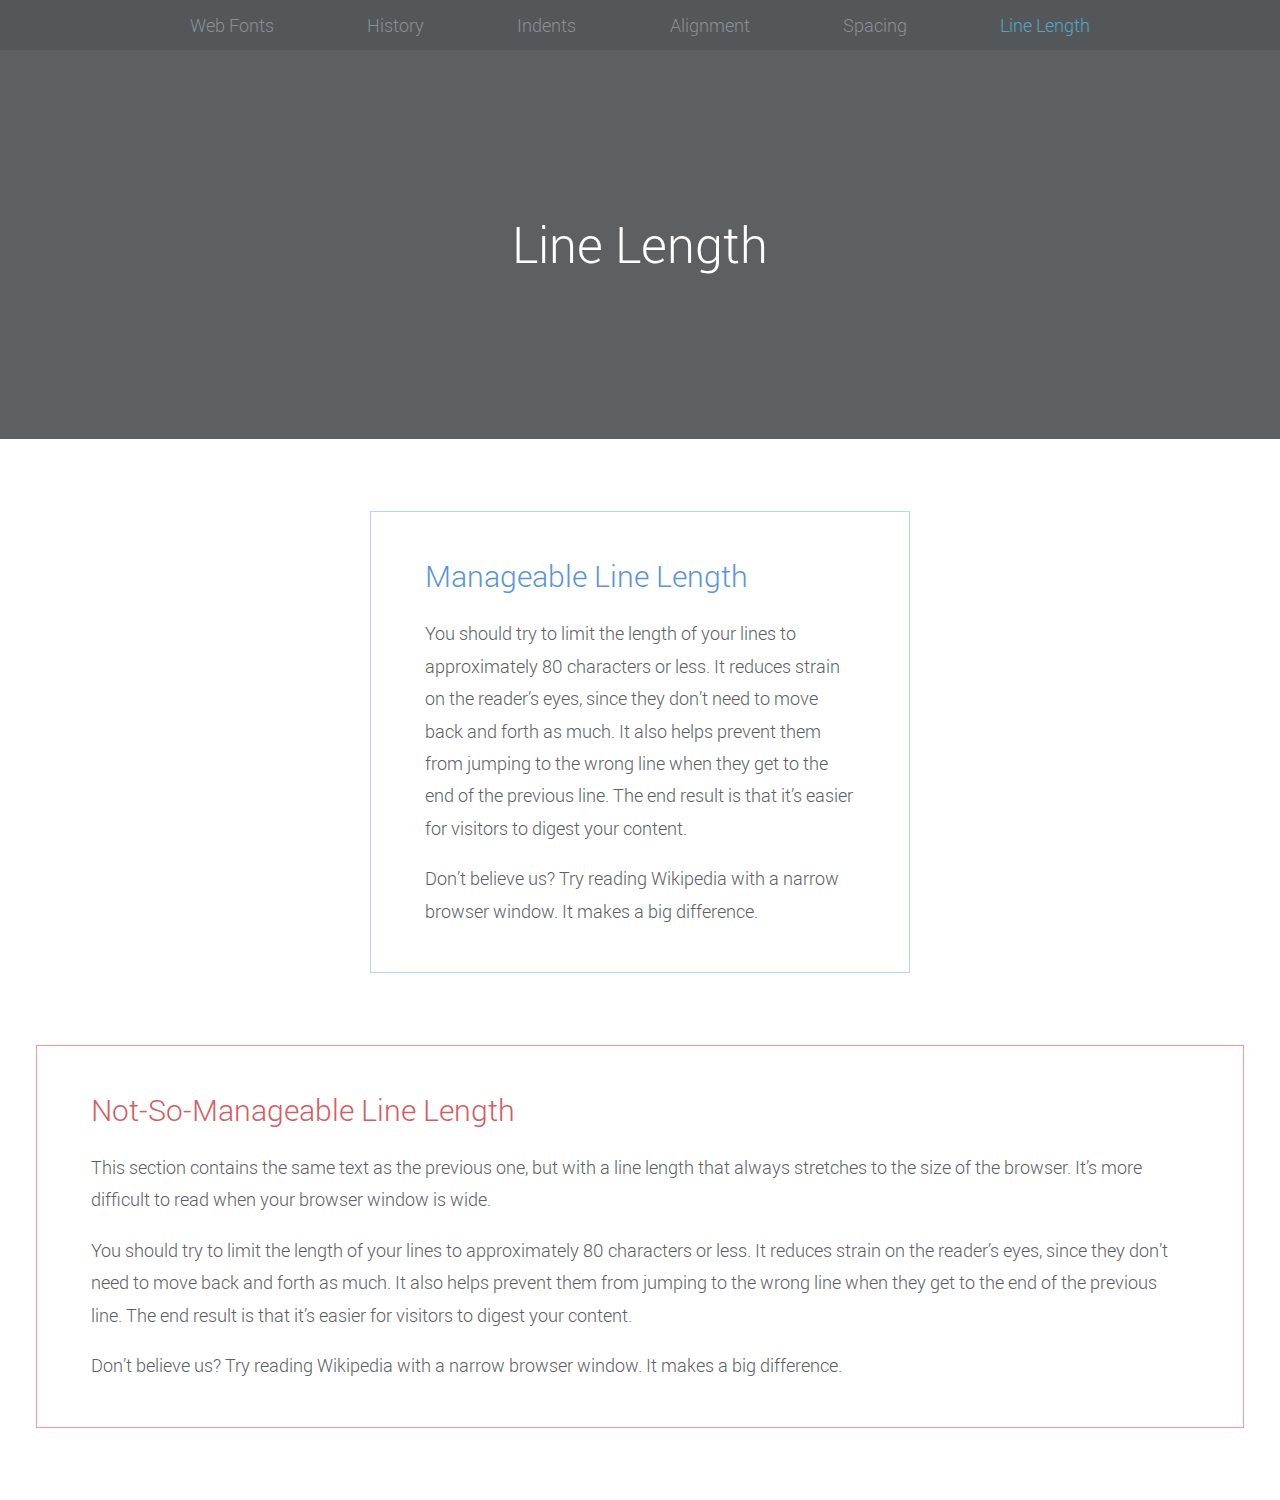
<file: Gabriele Resta-Html e Css/web-typography/line-length.html>
<!DOCTYPE html>
<html lang='en'>
<head>
  <meta charset='UTF-8'/>
  <title>Line Length</title>
  <link rel='stylesheet' href='typo.css'/>
  <meta name='viewport'
        content='width=device-width, initial-scale=1.0, maximum-scale=1.0'/>
        <style>
        @media only screen and (min-width: 580px) {
          .not-so-manageable {
            max-width: 100%;
            margin-left: 2em;
            margin-right: 2em;
          }
        }
      </style>
</head>
<body>

  <header>
    <nav>
      <ul>
        <li><a href='web-fonts.html'>Web Fonts</a></li>
        <li><a href='history.html'>History</a></li>
        <li><a href='indents.html'>Indents</a></li>
        <li><a href='alignment.html'>Alignment</a></li>
        <li><a href='spacing.html'>Spacing</a></li>
        <li class='selected'>Line Length</li>
      </ul>
    </nav>
    <div class='hero'>
      <h1>Line Length</h1>
    </div>
  </header>

  <div class='page'>

    <section class='section section--blue'>
      <h2>Manageable Line Length</h2>

      <p>You should try to limit the length of your lines to approximately 80
      characters or less. It reduces strain on the reader’s eyes, since they don’t
      need to move back and forth as much. It also helps prevent them from jumping
      to the wrong line when they get to the end of the previous line. The end
      result is that it’s easier for visitors to digest your content.</p>

      <p>Don’t believe us? Try reading Wikipedia with a narrow browser window. It
      makes a big difference.</p>

    </section>

    <section class='section section--red not-so-manageable'>
      <h2>Not-So-Manageable Line Length</h2>

      <p>This section contains the same text as the previous one, but with a line
      length that always stretches to the size of the browser. It’s more difficult
      to read when your browser window is wide.</p>

      <p>You should try to limit the length of your lines to approximately 80
      characters or less. It reduces strain on the reader’s eyes, since they don’t
      need to move back and forth as much. It also helps prevent them from jumping
      to the wrong line when they get to the end of the previous line. The end
      result is that it’s easier for visitors to digest your content.</p>

      <p>Don’t believe us? Try reading Wikipedia with a narrow browser window. It
      makes a big difference.</p>

    </section>

  </div>

</body>
</html>
</file>
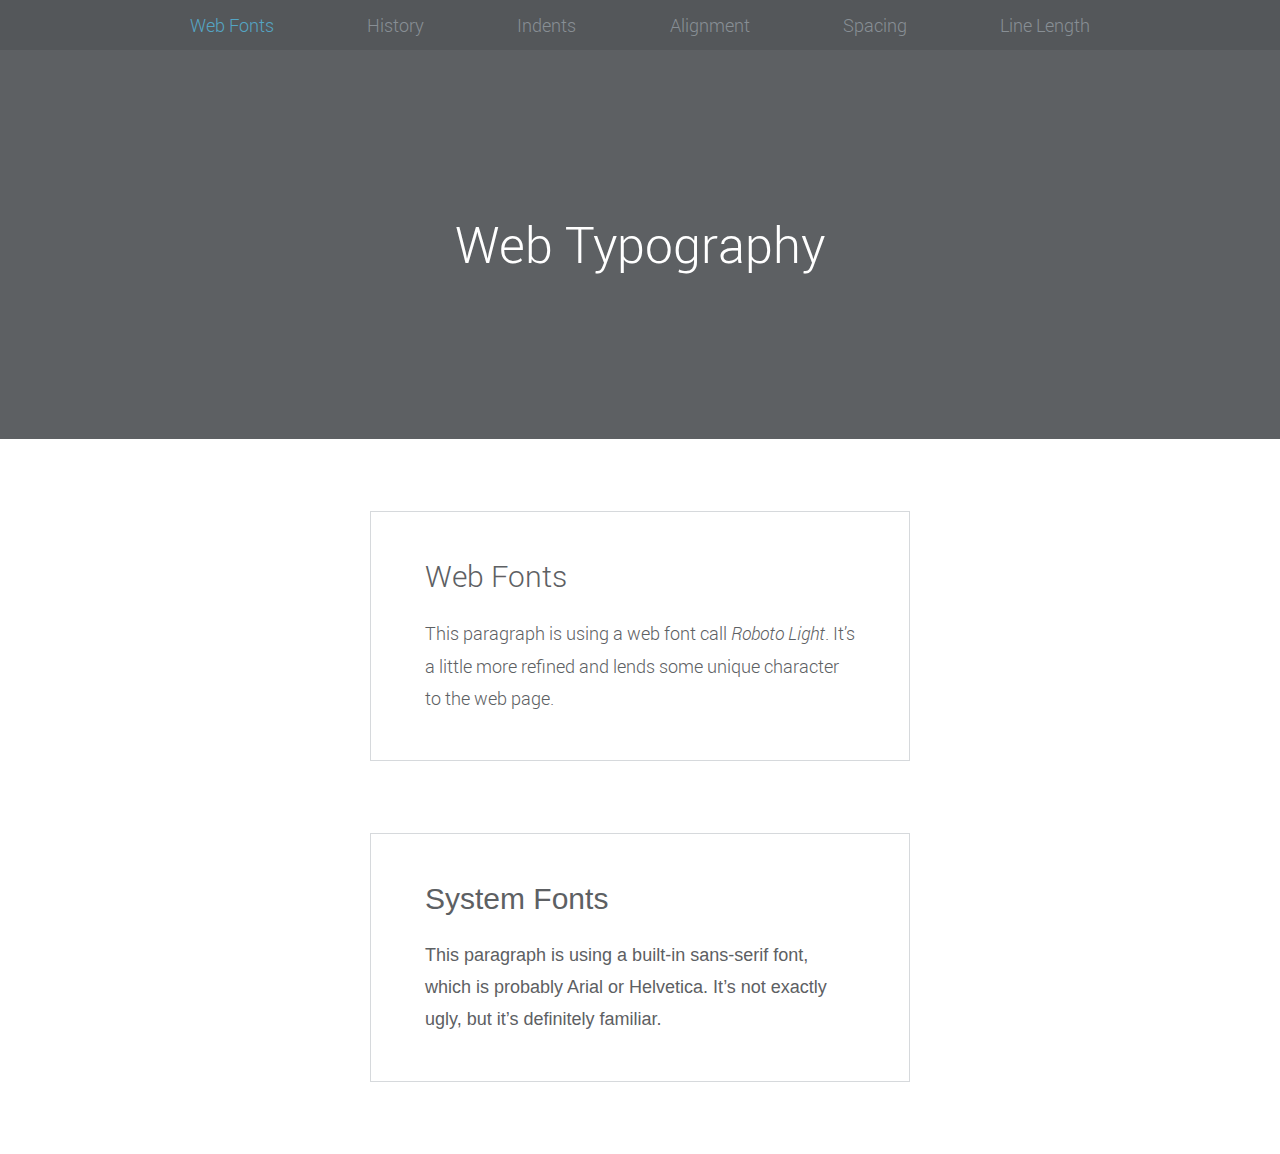
<file: Gabriele Resta-Html e Css/web-typography/web-fonts.html>
<!DOCTYPE html>
<html lang='en'>
<head>
  <meta charset='UTF-8'/>
  <title>Web Typography</title>
  <link rel='stylesheet' href='typo.css'/>
  <meta name='viewport'
        content='width=device-width, initial-scale=1.0, maximum-scale=1.0'/>
  <style>
    .system-fonts{
      font-family: sans-serif;
    }
  </style>
</head>
<body>

  <header>
    <nav>
    <ul>
      <li class='selected'>Web Fonts</li>
      <li><a href='history.html'>History</a></li>
      <li><a href='indents.html'>Indents</a></li>
      <li><a href='alignment.html'>Alignment</a></li>
      <li><a href='spacing.html'>Spacing</a></li>
      <li><a href='line-length.html'>Line Length</a></li>
    </ul>
    </nav>
    <div class='hero'>
      <h1>Web Typography</h1>
    </div>
  </header>

  <div class='page'>

    <section class='section section--gray'>
      <h2>Web Fonts</h2>

	  <p>This paragraph is using a web font call <em>Roboto Light</em>. It’s a little
	  more refined and lends some <strong>unique character</strong> to the web page.</p>
	</section>

    <section class='section section--gray system-fonts'>
      <h2>System Fonts</h2>

      <p>This paragraph is using a built-in sans-serif font, which is probably
      Arial or Helvetica. It’s not exactly ugly, but it’s definitely familiar.</p>
    </section>

  </div>

</body>
</html>
</file>
<file: Gabriele Resta-Html e Css/styles.css>
*{
  margin: 0;
  padding: 0;
  box-sizing: border-box;
}

@font-face {
  font-family: 'Roboto';
  src: url('Roboto-Light-webfont.woff') format('woff');
  font-style: normal;
  font-weight: 300;
}

@font-face {
  font-family: 'Roboto';
  src: url('Roboto-Bold-webfont.woff') format('woff');
  font-style: normal;
  font-weight: 700;
}

html{
  scroll-behavior: smooth;
}

body{
  font-family: 'Roboto', sans-serif;
  height: 100%
}

header{
  box-shadow: 0px 3px 10px rgba(0, 0, 0, 0.3);
  position: sticky;
  top: 0;
  background-color: #FFFFFF;
  z-index: 1;
}

section{
  min-height: 100vh;
}

  /*===Navbar===*/
nav{
  z-index: 3;
  width: 100%;
  height: 7vh;
  display: flex;
  justify-content: space-around;
  align-items: center;
  background-color: #FFFFFF;
}

.navbar ul{
  list-style-type: none;
  display: flex;
  flex-direction: row;
}

.navbar ul li{
  margin: 10px;
}

 .navbar a:link,
 .navbar a:visited{
  color: #000000;
  text-decoration: none;
}

a:hover, a:active{
  text-decoration: underline;
}

/*===Intro section===*/

.intro{
  z-index: 1;
  background: white;
  position: fixed;
  top: 0;
  left: 0;
  width: 100%;
  height: 100%;
  display: flex;
  justify-content: center;
  align-items: center;
}

.intro-text{
  color: black;
  font-size: 3rem;
}

.hide{
  background: white;
  overflow: hidden;
}

.hide span{
  transform: translateY(100%);
  display: inline-block;
}

/*===Section Me===*/

.Me{
 background: linear-gradient(to left, #2F80ED, #56CCF2);

 display: flex;
 justify-content: center;
}


.Me ul{
  list-style-type: none;
}

.Me-img{
  margin-top: 3em;
  background-color: #FFFFFF;
  z-index: -1;
}

.Me-img img{
  position: relative;
  top: 2.5vh;
  left: 2.5vh;
}

.Me-text{
  margin-top: 10vh;
  color: #FFFFFF;
}

/*===section-skills===*/

.My-Skills{
  background-color: #FFFFFF;
  color: #2E2E2E;
}

.skill-section-layout{
  height: 100vh;
  display: flex;
  flex-direction: column;
  box-shadow: 0px 3px 10px rgba(0, 0, 0, 0.3);
}

.skill-section-layout h1{
  margin-top: 3vh;
  text-align: center;
  width: 40%;
}

.title-skill-container{
  display: flex;
  justify-content: center;
}

.skill-section-layout li{
  list-style-type: none;
  margin: 5vh;
  padding: 10px;
  margin-left: 5vh;
}

.bar{
  width: 60%;
  background: #353b48;
  display: block;
  height: 20px;
  border: 1px solid rgba(0, 0, 0, 0.3);
  border-radius: 10px;
  overflow: hidden;
  box-shadow: 0 1px 3px rgba(0, 0, 0, 0.12), 0 1px 2px rgba(0, 0, 0, 0.24);
  transition: all 0.3s cubic-bezier(.25,.8,.25,.1);
}

.bar:hover{
  box-shadow: 0 14px 28px rgba(0, 0, 0, 0.25), 0 10px 10px rgba(0, 0, 0, 0.22);
}

.bar span{
  height: 20px;
  float: left;
  background: linear-gradient(to left, #2F80ED, #56CCF2);
}

/*===Hard skills bar===*/

.html{
  width: 90%;
  animation: html 3s;
}

.javascript{
  width: 90%;
  animation: javascript 3s;
}

.react-native{
  width: 90%;
  animation: react-native 3s;
}

.data-science{
  width: 90%;
  animation: data-science 3s;
}

.blockchain{
  width: 90%;
  animation: blockchain 3s;
}

@keyframes html{
  0%{
    width: 0%;
  }
  100%{
    width: 90%;
  }
}

@keyframes javascript{
  0%{
    width: 0%;
  }
  100%{
    width: 90%;
  }
}

@keyframes react-native{
  0%{
    width: 0%;
  }
  100%{
    width: 90%;
  }
}

@keyframes data-science{
  0%{
    width: 0%;
  }
  100%{
    width: 90%;
  }
}

@keyframes blockchain{
  0%{
    width: 0%;
  }
  100%{
    width: 90%;
  }
}

/*===Soft skills bar===*/

.soft-skills{
  height: 90vh;
}

.soft-skills li{
  margin-top: 20vh;
}

.soft-skills li:first-of-type{
  margin-top: 7vh;
}

.precision{
  width: 90%;
  animation: precision 3s;
}

.creativity{
  width: 90%;
  animation: creativity 3s;
}

.networking{
  width: 90%;
  animation: networking 3s;
}

@keyframes precision{
  0%{
    width: 0%;
  }
  100%{
    width: 90%;
  }
}

@keyframes creativity{
  0%{
    width: 0%;
  }
  100%{
    width: 90%;
  }
}

@keyframes networking{
  0%{
    width: 0%;
  }
  100%{
    width: 90%;
  }
}

/*===My works section===*/

.Works{
  background: linear-gradient(to left, #2F80ED, #56CCF2);
  box-shadow: 0px 3px 10px rgba(0, 0, 0, 0.3);
}

.My-works-content{
  display: flex;
  flex-direction: column;
  align-items: center;
  color: black;
}

.My-works-content h1{
  color: #FFFFFF;
  margin-top: 3vh;
}

.works-container{
  height: 87vh;
  display: flex;
  align-items: center;
  justify-content: space-around;
  flex-direction: column;
}

.button-container{
 color: #000000;
 padding: 20px;
 background: #FFFFFF;
 border-radius: 5px;
 box-shadow: 0 1px 3px rgba(0, 0, 0, 0.12), 0 1px 2px rgba(0, 0, 0, 0.24);
 transition: all 0.3s cubic-bezier(.25,.8,.25,.1);
}

.button-container:hover,
.button-container:active{
  background: #D3D3D3;
  box-shadow: 0 14px 28px rgba(0, 0, 0, 0.25), 0 10px 10px rgba(0, 0, 0, 0.22);
}

.button-container a:visited{
  color: #000000;
}

.works-button-design{
  display: flex;
  width: 30vh;
  padding: 10px;
  align-items: center;
  justify-content: center;
}

/*===Contact section===*/

.Contact{
  display: flex;
  justify-content: center;
  align-items: center;
  box-shadow: 0 1px 3px rgba(0, 0, 0, 0.12), 0 1px 2px rgba(0, 0, 0, 0.24);
}

.contact-content{
  width: 80%;
  height: 80vh;
}

.contact-text-container{
  display: flex;
  justify-content: center;
  align-items: center;

  height: 100%;
  background: linear-gradient(to left, #2F80ED, #56CCF2);
  border-radius: 5px;
  box-shadow: 0 1px 3px rgba(0, 0, 0, 0.12), 0 1px 2px rgba(0, 0, 0, 0.24);
}

.contact-text{
  color: #FFFFFF;
}

.contact-text h1{
  font-size: 5vh;
  line-height: 1.5em;
}

.contact-text p{
  font-size: 2.5vh;
  line-height: 2em;
}

.Contact a:visited,
a:active, a:link {
  color: #FFFFFF;
  text-decoration: none;
}

.Contact a:hover{
  text-decoration: underline;
}

/*===Footer===*/

footer{
  width: 100%;
  color: black;
  padding: 20px;
  text-align: center;
}

@media only screen and (max-width: 1024px) {

}

@media only screen and (min-width: 1025px) {
/*===Navbar===*/
  .navbar ul li{
    margin: 50px;
  }
/*===Scrollbar===*/
  ::-webkit-scrollbar{
    width: 10px;
  }
  ::-webkit-scrollbar-track{
    background-color: #FFFFFF;
    border-radius: 30px;
  }

  ::-webkit-scrollbar-thumb{
    background: #808080;
    border-radius: 10px;
  }
/*===Section Me===*/
  .Me ul{
    width: 50%;
    display: flex;
    flex-direction: row;
    justify-content: flex-start;
    align-items: flex-start;
  }

  .Me ul{
    margin-top: 15vh;
  }

  .Me ul li:last-of-type{
    margin-top: 15vh;
    margin-left: 25vh;
  }

  .Me h1{
    font-size: 5vh;
  }

  /*===section-skills===*/

  .section-skills-content{
    display: flex;
    flex-direction: row;
  }

  .skill-section-layout{
    width: 50%;
  }

  .skill-section-layout h1{
    font-weight: normal;
    margin: 2em 0;
  }

  .skill-section-layout li{
    margin: 4vh;
  }

  .skill-section-layout li:first-of-type{
    margin-top: 2vh;
  }

  .soft-skills li{
    margin-top: 20vh;
  }

  /*===My-works-section===*/

  .works-container{
    flex-direction: row;
    width: 100%;
    align-items: center;
  }

  .button-container{
    margin-top: 5vh;
    padding: 40px;
    /*border-radius: 40px;*/
  }

  .My-works-content h1{
    margin-top: 50px;
    font-size: 7vh;
  }

  .works-button-design{
   width: 50vh;
   height: 30vh;
   font-size: 5vh;
   text-align: center;
 }

 /*===Conatct section===*/

 .contact-text{
   display: flex;
   justify-content: center;
   text-align: flex-start;
   flex-direction: column;

   width: 50%;
   height: 100%;
 }

 .contact-text h1,p{
   margin-left: 15vh;
 }

 .contact-text h1{
   font-size: 7vh;
 }

 .contact-text p{
   font-size: 3vh;
 }
}
</file>
<file: Gabriele Resta-Html e Css/responsive.css>
*{
  margin:  0;
  padding: 0;
  box-sizing: border-box;
}

.page{
  display: flex;
  flex-wrap: wrap;
}

.section{
  width: 100%;
  height: 300px;
  display: flex;
  justify-content: center;
  align-items: center;
}

.menu{
  background-color: #5995DA;
  height: 80px;
}

.header{
  background-color: #EAEDF0;
  height: 600px;
}

.sign-up{
  background-color: #D6E9FE;
}

.feature-1{
  background-color: #F5CF8E;
}

.feature-2{
  background-color: #F09A9D;
}

.feature-3{
  background-color: #C8C6FA;
}

/* MOBILE STYLES */

@media only screen and ( max-width: 400px) {
  body{
    background-color: #F09A9D;
  }
}


.illustration img{
  width: 100%;
  display: block;
}

.header{
  height: auto;
  justify-content: inherit;
  align-items: inherit;
}

.photo img{
  width: 100%;
  display: block;
}
/* TABLET STYLES */

@media only screen and ( min-width: 401px) and (max-width: 960px) {
  .sign-up,
  .feature-1,
  .feature-2,
  .feature-3{
    width: 50%;
  }
}

/* DESKTOP STYLES */

@media only screen and (min-width: 961px) {
  .page{
    width: 960px;
    margin: 0 auto;
  }

  .feature-1,
  .feature-2,
  .feature-3{
    width: 33.3%;
  }

  .header{
    height: 400px;
  }

  .sign-up{
    height: 200px;
    order: 1;
  }

  .content{
    order: 2;
  }
}
</file>
<file: Gabriele Resta-Html e Css/forms.css>
*{
  margin: 0;
  padding: 0;
  box-sizing: border-box;
}

body{
  color: #5D6063;
  background-color: #EAEDF0;
  font-family: "Helvetica", "Arial", sans-serif;
  font-size: 16px;
  line-height: 1.3;

  display: flex;
  flex-direction: column;
  align-items: center;
}

.speaker-form-header{
  text-align: center;
  background-color: #F6F7F8;
  border: 1px solid #D6D9DC;
  border-radius: 3px;

  width: 80%;
  margin: 40px 0;
  padding: 50px;
}

.speaker-form-header h1{
  font-size: 30px;
  margin-bottom: 20px;
}

.speaker-form{
  background-color: #F6F7F8;
  border: 1px solid #D6D9DC;
  border-radius: 3px;

  width: 80%;
  padding: 50px;
  margin: 0 0 40px 0;
}

.form-row {
  margin-bottom: 40px;
  display: flex;
  justify-content: flex-start;
  flex-direction: column;
  flex-wrap: wrap;
}

.form-row input[type='text']
.form-row input[type="email"] {
  background-color: #FFFFFF;
  border: 1px solid #D6D9DC;
  border-radius: 3px;
  width: 100%;
  padding: 7px;
  font-size: 14px;
}

.form-row input[type='text']:invalid,
.form-row input[type='email']:invalid{
  border: 1px solid #D55C5F;
  color: #D55C5F;
  text-shadow: none;
}

.form-row label {
  margin-bottom: 15px;
}

.legacy-form-row{
  border: none;
  margin-bottom: 40px;
}

.legacy-form-row legend{
  margin-bottom: 15px;
}

.legacy-form-row .radio-label{
  display: block;
  font-size: 14px;
  padding: 0 20px 0 10px;
}

.legacy-form-row input[type='radio']{
  margin-top: 2px;
}

.legacy-form-row, .radio-label,
.legacy-form-row input[type='radio']{
  float: left;
}

.form-row textarea{
  font-family: "Helvetica", "Arial", sans-serif;
  font-size: 14px;

  border: 1px solid #D6D9DC;
  border-radius: 3px;

  min-height: 200px;
  margin-bottom: 10px;
  padding: 7px;
  resize: none;
}

.form-row .instructions{
  color: #999999;
  font-size: 14px;
  margin-bottom: 30px;
}

.form-row .checkbox-label{
  margin-bottom: 0;
  margin-top: 5px;
}

.form-row button{
  font-size: 16px;
  font-weight: bold;

  color: #FFFFFF;
  background-color: #5995DA;

  border: none;
  border-radius: 10px;

  padding: 10px 40px;
  cursor: pointer;
}

.form-row button:hover{
  background-color: #76AEED;
}

.formrow button:active{
  background-color: #407FC7;
}

@media only screen and (min-width: 700px) {
  .speaker-form-header,
  .speaker-form {
    width: 600px;
  }
  .form-row {
    flex-direction: row;
    align-items: flex-start;
    margin-bottom: 20px;
  }
  .form-row input[type='text'],
  .form-row input[type="email"],
  .form-row select,
  .form-row textarea{
    width: 250px;
    height: initial;
  }

  .legacy-form-row{
    margin-bottom: 10px;
  }
  .legacy-form-row legend{
    width: 120;
    text-align: right;
    padding-right: 20px;
  }
  .legacy-form-row legend{
    float: left;
  }

  .form-row .instructions{
    margin-left: 120px;
  }

  .form-row .checkbox-label{
    margin-left: 120px;
    width: auto;
    margin-bottom: 5px;
  }

  .form-row button{
    margin-left: 180px;
  }
}
</file>
<file: Gabriele Resta-Html e Css/web-typography/typo.css>
* {
  margin: 0;
  padding: 0;
  box-sizing: border-box;
}

body {
  font-family: 'Roboto', sans-serif;
  font-weight: 300;
  font-size: 18px;
  line-height: 1.8em;
  color: #5D6063;
}

em{
  font-style: italic;
}

strong{
  font-style: bold;
}


@font-face {
  font-family: 'Roboto';
  src: url('Roboto-Light-webfont.woff') format('woff');
  font-style: normal;
  font-weight: 300;
}

@font-face {
  font-family: 'Roboto';
  src: url('Roboto-LightItalic-webfont.woff') format('woff');
  font-style: italic;
  font-weight: 300;
}

@font-face {
  font-family: 'Roboto';
  src: url('Roboto-Bold-webfont.woff') format('woff');
  font-style: normal;
  font-weight: 700;
}

h1, h2, h3, h4, h5, h6 {
  line-height: 1.3em;
  font-weight: normal;
  font-style: normal;
}


header {
  text-align: center;
  color: #FFF;
}

nav {
  background-color: #54575A;
}

nav ul {
  display: flex;
  justify-content: space-between;
  flex-wrap: wrap;

  width: 100%;
  max-width: 900px;
  margin: 0 auto;
}

nav li {
  list-style-type: none;

  width: 50%;
  padding-top: .5em;
  padding-bottom: .5em;

  border-top: 1px solid #888F95;
}

nav li:nth-of-type(1),
nav li:nth-of-type(2) {
  border-top: none;
}

nav li:nth-of-type(2n) {
  border-left: 1px solid #888F95;
}

nav li.selected {
  color: #54A5C4;
}

nav a:link,
nav a:visited {
  color: #888F95;
  text-decoration: none;
}

nav a:hover,
nav a:visited:hover,
nav a:active,
nav a:visited:active {
  color: #54A5C4;
  text-decoration: underline;
}


.hero {
  padding-top: 9em;
  padding-bottom: 9em;
  background-color: #5D6063;
}

.hero h1 {
  font-size: 50px;
}


.section {
  padding: 4em 1em;

  margin: 0 auto;
  max-width: 540px;
}

.section h2 {
  font-size: 30px;
  margin-bottom: .7em;
}

.section--gray {
  border-top: 1px solid #D6D9DC;
}

.section--blue {
  border-top: 1px solid #B2D6FF;
}

.section--blue h2 {
  color: #5995DA;
}

.section--red {
  border-top: 1px solid #F09A9D;
}

.section--red h2 {
  color: #D55C5F;
}

.section:first-of-type {
  border-top: none;
}

.section p,
.section ul,
.section ol,
.section figure {
  margin-bottom: 1em;
}

.section p:last-child,
.section ul:last-child,
.section ol:last-child,
.section figure:last-child {
  margin-bottom: 0;
}

.button:link,
.button:visited {
  display: block;
  text-decoration: none;

  color: #FFF;
  background-color: #4A90E2;
  font-weight: bold;
  padding: 10px;
  border-radius: 5px;
  text-align: center;

  margin: 1.8em auto;
}

.button:hover,
.button:visited:hover {
  color: #FFF;
  background-color: #6AA9F4;
}

.button:active,
.button:visited:active {
  color: #FFF;
  background-color: #3F7CC4;
}



@media only screen and (min-width: 580px) {
  .section {
    margin: 4em auto;
    padding: 2.5em 3em;
  }
  .section--gray:first-of-type,
  .section--gray {
    border: 1px solid #D6D9DC;
  }
  .section--blue:first-of-type,
  .section--blue {
    border: 1px solid #B2D6FF;
  }
  .section--red:first-of-type,
  .section--red {
    border: 1px solid #F09A9D;
  }
}


@media only screen and (min-width: 750px) {
  nav {
    padding-left: 2em;
    padding-right: 2em;
  }
  nav li {
    width: auto;
    border-top: none;
  }

  nav li:nth-of-type(2n) {
    border-left: none;
  }
}
</file>
